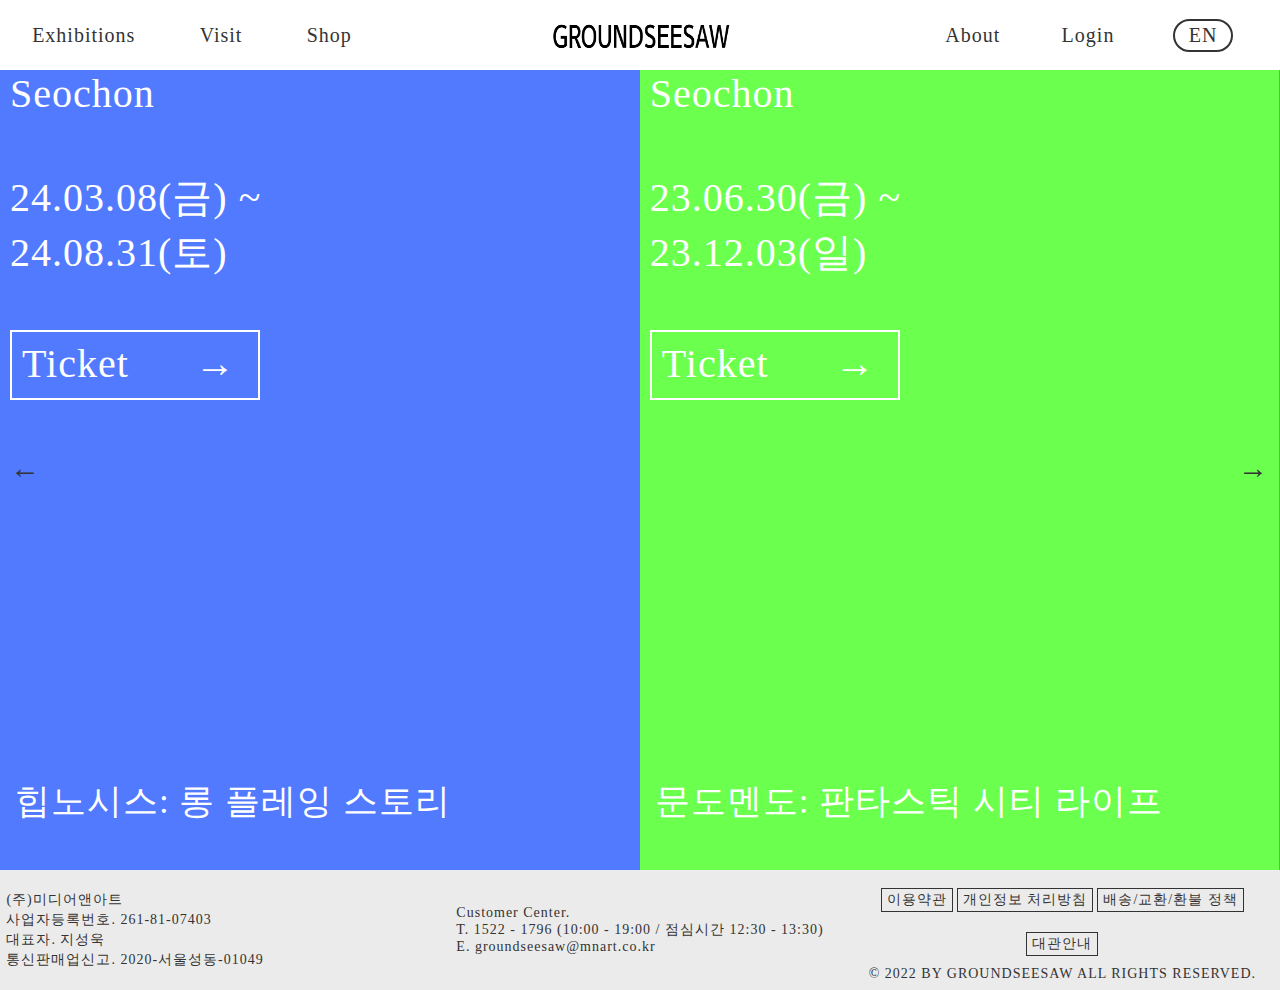
<file: index.html>
<!DOCTYPE html>
<html lang="en">
<head>
    <meta charset="UTF-8">
    <meta name="viewport" content="width=device-width, initial-scale=1.0">
    <title>main</title>
    <link rel="stylesheet" href="css/main.css">

</head>
<body>
    <!-- 헤더 -->
    <header>
        <div id="menu">
            <div class="bar1">
                <p>Exhibitions</p>
                <p>Visit</p>
                <p>Shop</p>
            </div>

            <div class="bar2">
              <img src="img/logo/logo_b.png" alt="">  
            </div>
            
            <div class="bar3">
                <p>About</p>
                <p>Login</p>
                <p><span>EN</span></p>
            </div>

        </div>
    </header>

    <!-- /메인페이지 -->
    
<div id="mainp">
    <div id="slidewrap">
        <ul class="slide">
            <li class="s1">
                <a href="hipgnosis.html">
                <div class="bgbox">
                    <p class="bginfo">Seochon</p>
                    <p class="bginfo2">24.03.08(금) ~ <br>
                        24.08.31(토)</p>
                    <p class="bginfo3">Ticket&nbsp;&nbsp;&nbsp;&nbsp;&nbsp;&nbsp;→</p>
                    <p class="title">힙노시스: 롱 플레잉 스토리</p>
                </div>
                
                    <img src="img/main/hipgnosis.jpg" alt="">
                   
                </a>
            </li>

            <li class="s2">
                <a href="mundomendo.html">
                <div class="bgbox">
                    <p class="bginfo">Seochon</p>
                    <p class="bginfo2">23.06.30(금) ~ <br>
                        23.12.03(일)</p>
                    <p class="bginfo3">Ticket&nbsp;&nbsp;&nbsp;&nbsp;&nbsp;&nbsp;→</p>
                    <p class="title">문도멘도: 판타스틱 
                        시티 라이프</p>
                </div>
                
                    <img src="img/main/mundomendomain.png" alt="">
                    
                </a>
            </li>

            <li class="s3">
                <a href="Alice_into_the__newworld.html">
                <div class="bgbox">
                    <p class="bginfo">Myeongdong</p>
                    <p class="bginfo2">23.01.10(수) ~ <br>
                        OPEN RUN</p>
                    <p class="bginfo3">Ticket&nbsp;&nbsp;&nbsp;&nbsp;&nbsp;&nbsp;→</p>
                    <p class="title">앨리스: 인투 더 
                         뉴월드</p>
                </div>
                
                    <img src="img/main/alice.jpg" alt="">
                    
                </a>
            </li>

            <li class="s4">
                <a href="hipgnosis.html">
                <div class="bgbox">
                    <p class="bginfo">Seochon</p>
                    <p class="bginfo2">24.03.08(금) ~ <br>
                        24.08.31(토)</p>
                        <p class="bginfo3">Ticket&nbsp;&nbsp;&nbsp;&nbsp;&nbsp;&nbsp;→</p>
                        <p class="title">힙노시스: 롱 플레잉 스토리</p>
                </div>
                
                    <img src="img/main/hipgnosis.jpg" alt="">
                    
                </a>
            </li>

            <li class="s5">
                <a href="mundomendo.html">
                <div class="bgbox">
                    <p class="bginfo">Seochon</p>
                    <p class="bginfo2">23.06.30(금) ~ <br>
                        23.12.03(일)</p>
                        <p class="bginfo3">Ticket&nbsp;&nbsp;&nbsp;&nbsp;&nbsp;&nbsp;→</p>
                        <p class="title">문도멘도: 판타스틱
                        시티 라이프</p>
                </div>
                
                    <img src="img/main/mundomendomain.png" alt="">
                    
                </a>
            </li>

            <li class="s6">
                <a href="Alice_into_the__newworld.html">
                <div class="bgbox">
                    <p class="bginfo">Myeongdong</p>
                    <p class="bginfo2">23.01.10(수) ~ <br>
                        OPEN RUN</p>
                    <p class="bginfo3">Ticket&nbsp;&nbsp;&nbsp;&nbsp;&nbsp;&nbsp;→</p>
                    <p class="title">앨리스: 인투 더 뉴월드</p>
                </div>
                
                    <img src="img/main/alice.jpg" alt="">
                    
                </a>
            </li>
        </ul>

        <div class="prev">←</div>
        <div class="next">→</div>
</div>
</div>
    


    <!-- 푸터 -->
    <footer>
        <div class="foo1">
            <p>(주)미디어앤아트 <br>
                사업자등록번호. 261-81-07403 <br>
                대표자. 지성욱 <br>
                통신판매업신고. 2020-서울성동-01049
            </p>
        </div>

        <div class="foo2"> 
            <p>Customer Center. <br>
                T. 1522 - 1796 (10:00 - 19:00 / 점심시간 12:30 - 13:30) <br>
                E. groundseesaw@mnart.co.kr</p>
        </div>

        <div class="foo3">
            <div class="fbox"><p>이용약관</p></div>
            <div class="fbox"><p>개인정보 처리방침</p></div>
            <div class="fbox"><p>배송/교환/환불 정책</p></div>
            <div class="fbox"><p>대관안내</p></div>

            <p>© 2022 BY GROUNDSEESAW ALL RIGHTS RESERVED.</p>

        </div>
    </footer>

    <script src="https://ajax.aspnetcdn.com/ajax/jQuery/jquery-3.6.0.min.js"></script>
    <script>


        if (window.matchMedia("(max-width:768px)").matches) { 

            $('.prev').click(function(){
            $('.slide li:last').prependTo('.slide');
            $('.slide').css('margin-left','-100%');
            $('.slide').stop().animate({marginLeft:0},500);
        
        })

        $('.next').click(function(){
            $('.slide').stop().animate({marginLeft: '-100%'},500, function(){
                $('.slide li:first').appendTo('.slide');
                $('.slide').css({marginLeft:0});
            });
        });  

        } else if (window.matchMedia("(min-width : 769px) and (max-width : 1399px)").matches){ 

            $('.prev').click(function(){
            $('.slide li:last').prependTo('.slide');
            $('.slide').css('margin-left','-50%');
            $('.slide').stop().animate({marginLeft:0},300);
        
        })

        $('.next').click(function(){
            $('.slide').stop().animate({marginLeft: '-50%'},400, function(){
                $('.slide li:first').appendTo('.slide');
                $('.slide').css({marginLeft:0});
            });
        });  

        }else{
            $('.prev').click(function(){
            $('.slide li:last').prependTo('.slide');
            $('.slide').css('margin-left','-33.33%');
            $('.slide').stop().animate({marginLeft:0},400);
        
        })

        $('.next').click(function(){
            $('.slide').stop().animate({marginLeft: '-33.33%'},300, function(){
                $('.slide li:first').appendTo('.slide');
                $('.slide').css({marginLeft:0});
            });
        });  
        }


        // 호버
        
        if (window.matchMedia("(max-width: 768px)").matches) { 
            $('.slide li a').hover(function(){
                $(this).children('.bgbox')
            })
         

        } else if (window.matchMedia("(min-width : 769px)").matches) { 
        $('.slide li a').hover(function(){
                $(this).children('.bgbox').show();
            }, function(){
                $(this).children('.bgbox').hide();
            });
        }

       

    </script>

</body>
</html>
</file>
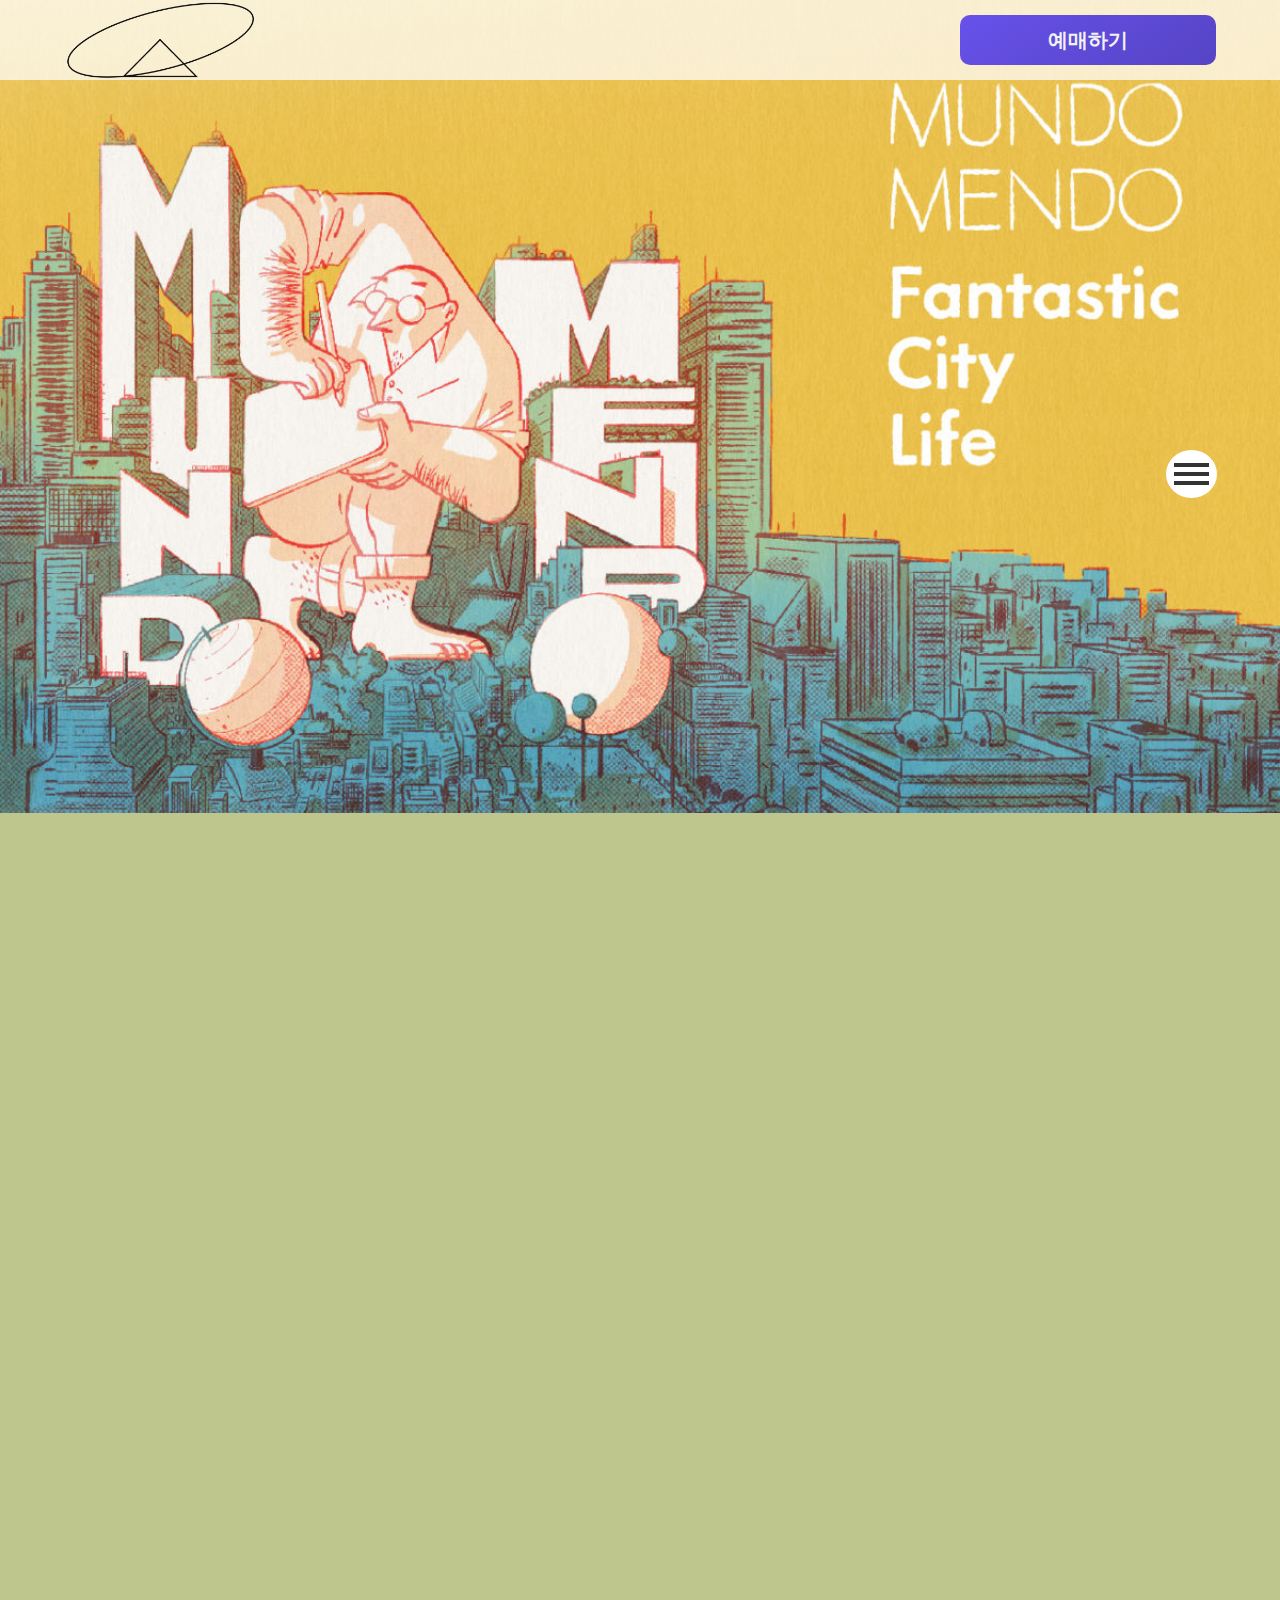
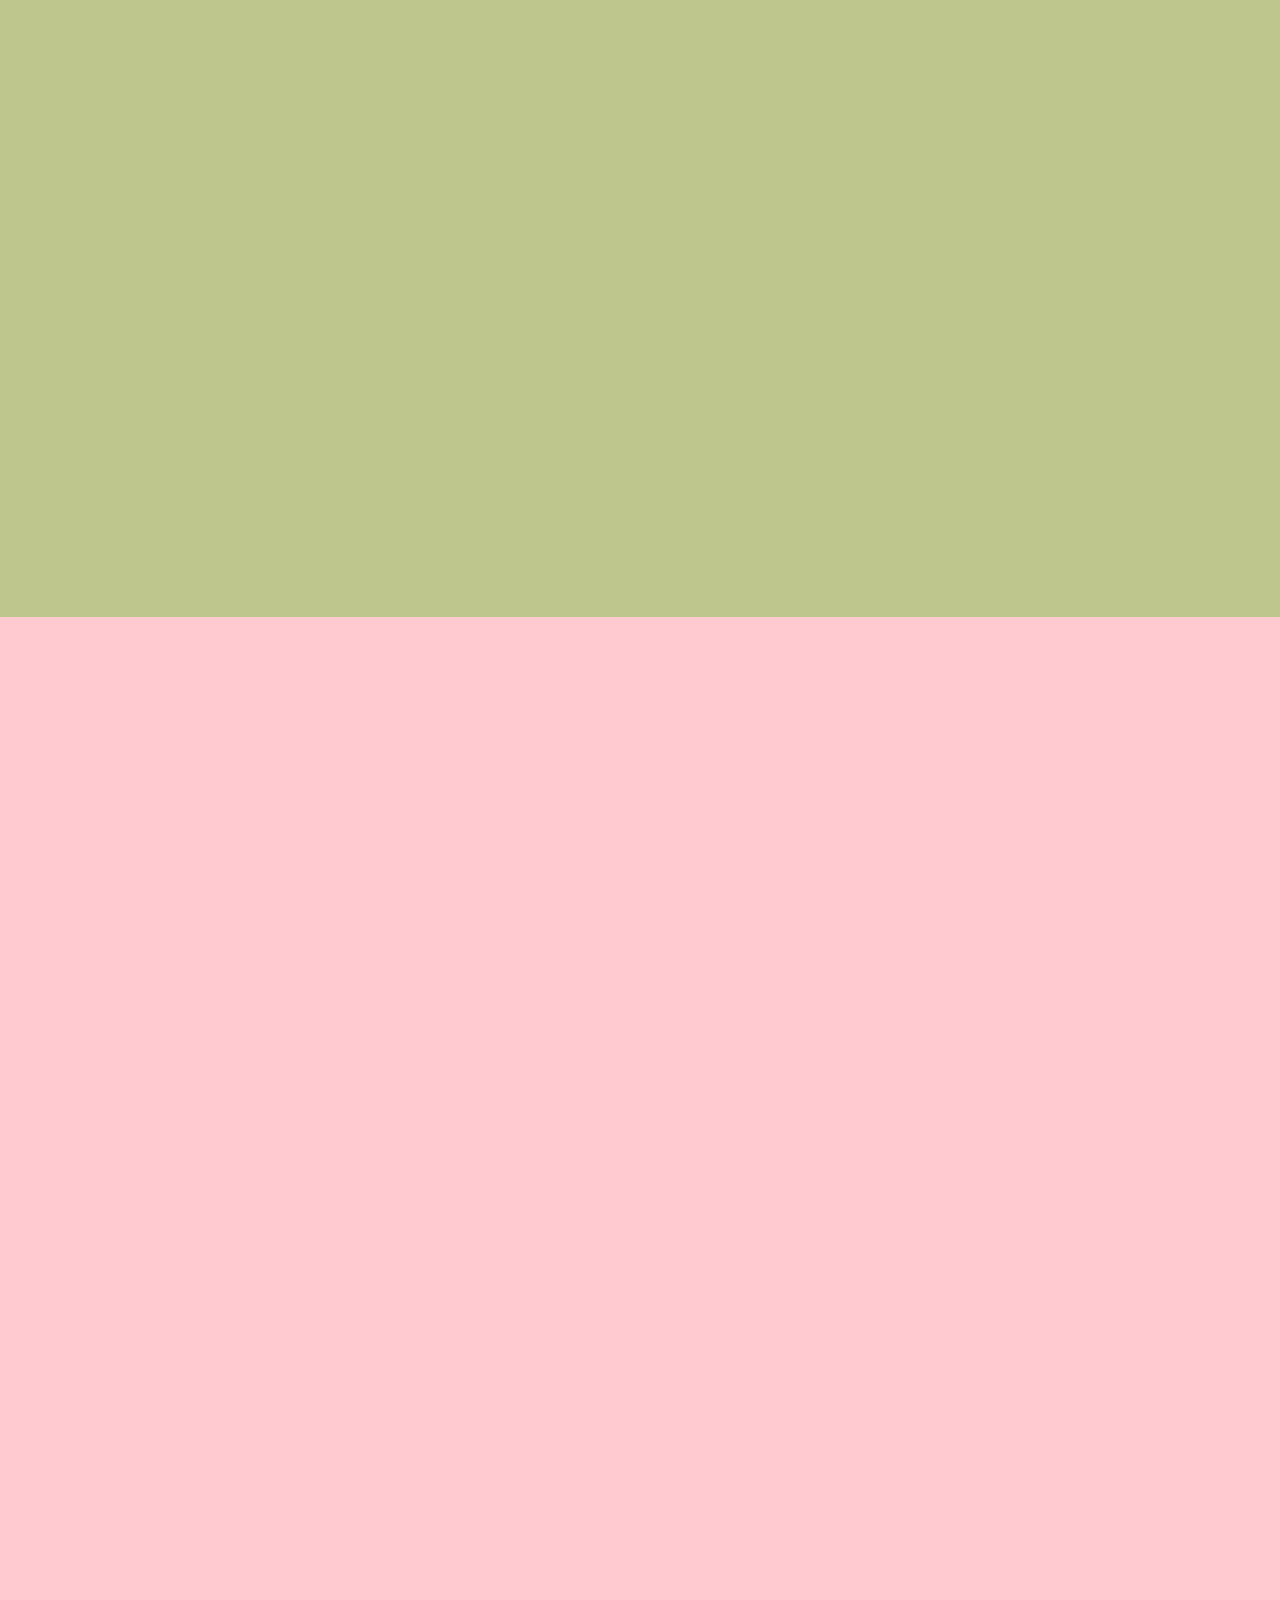
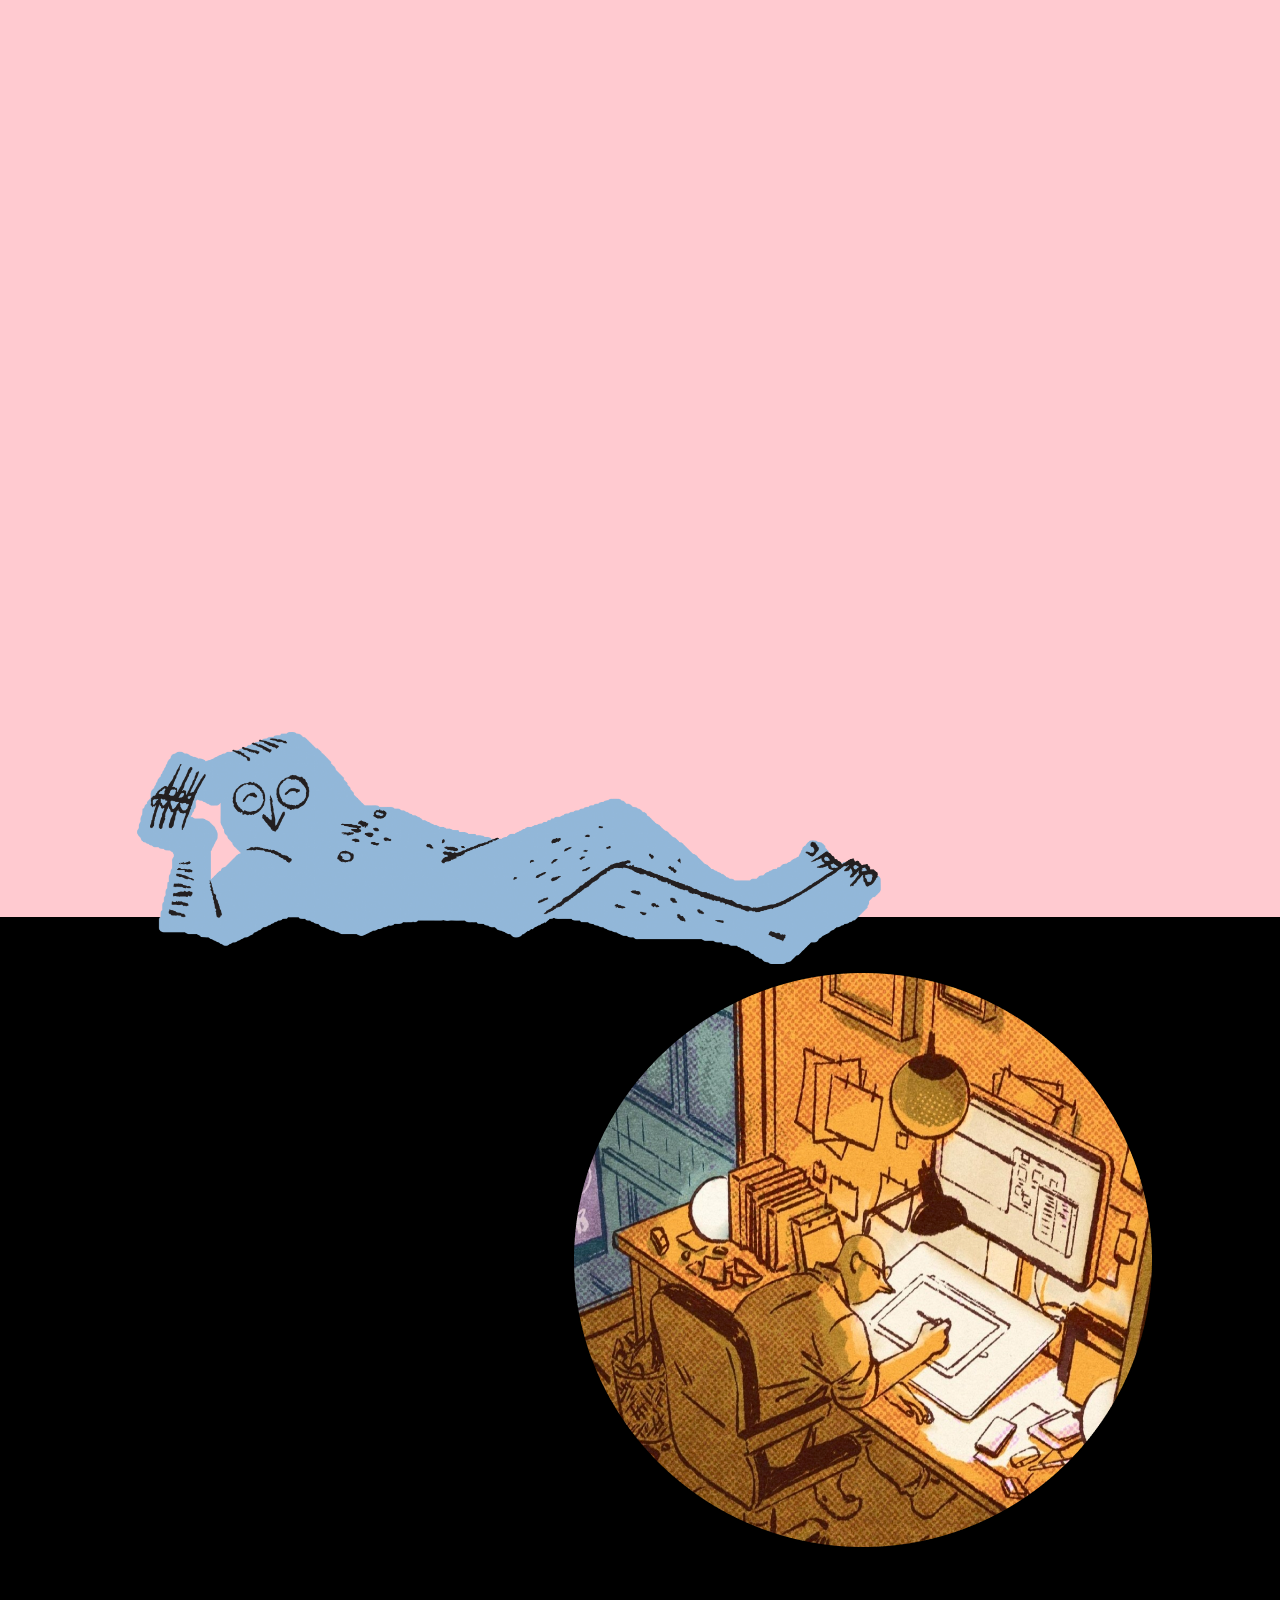
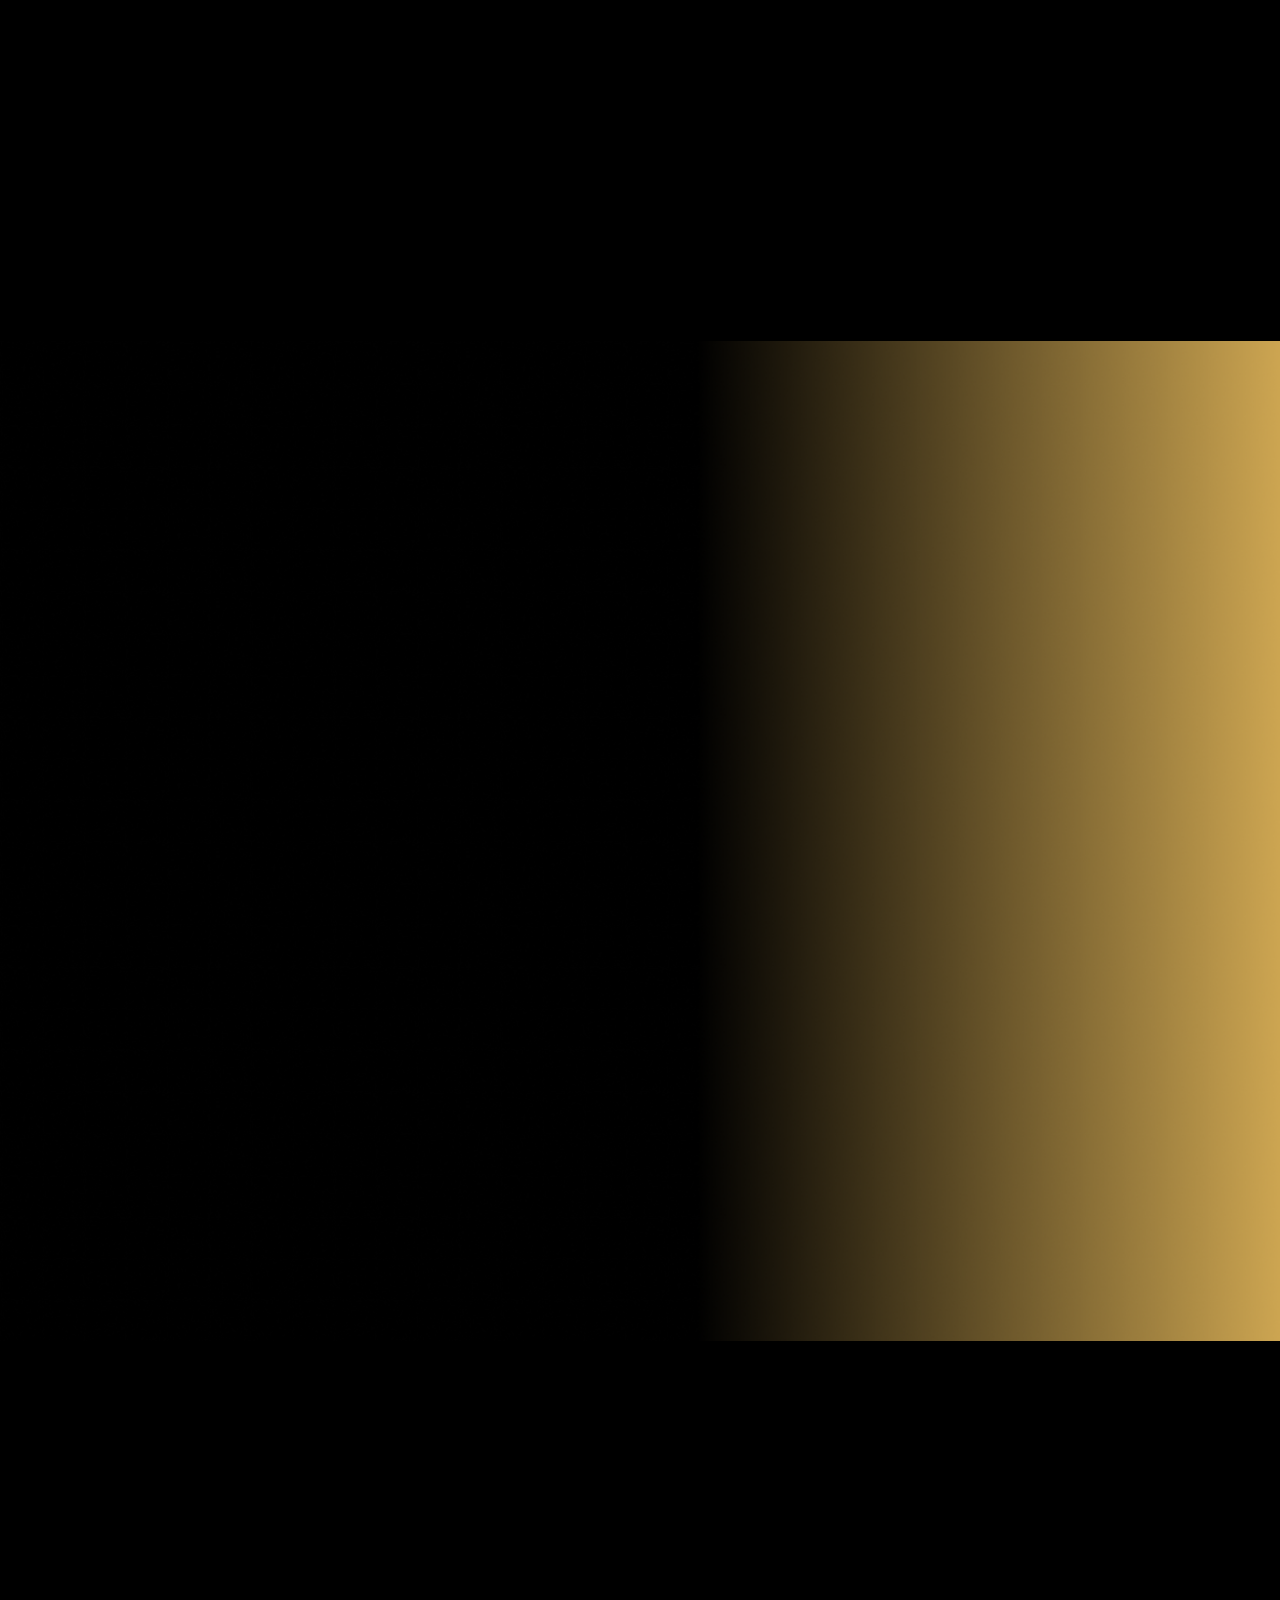
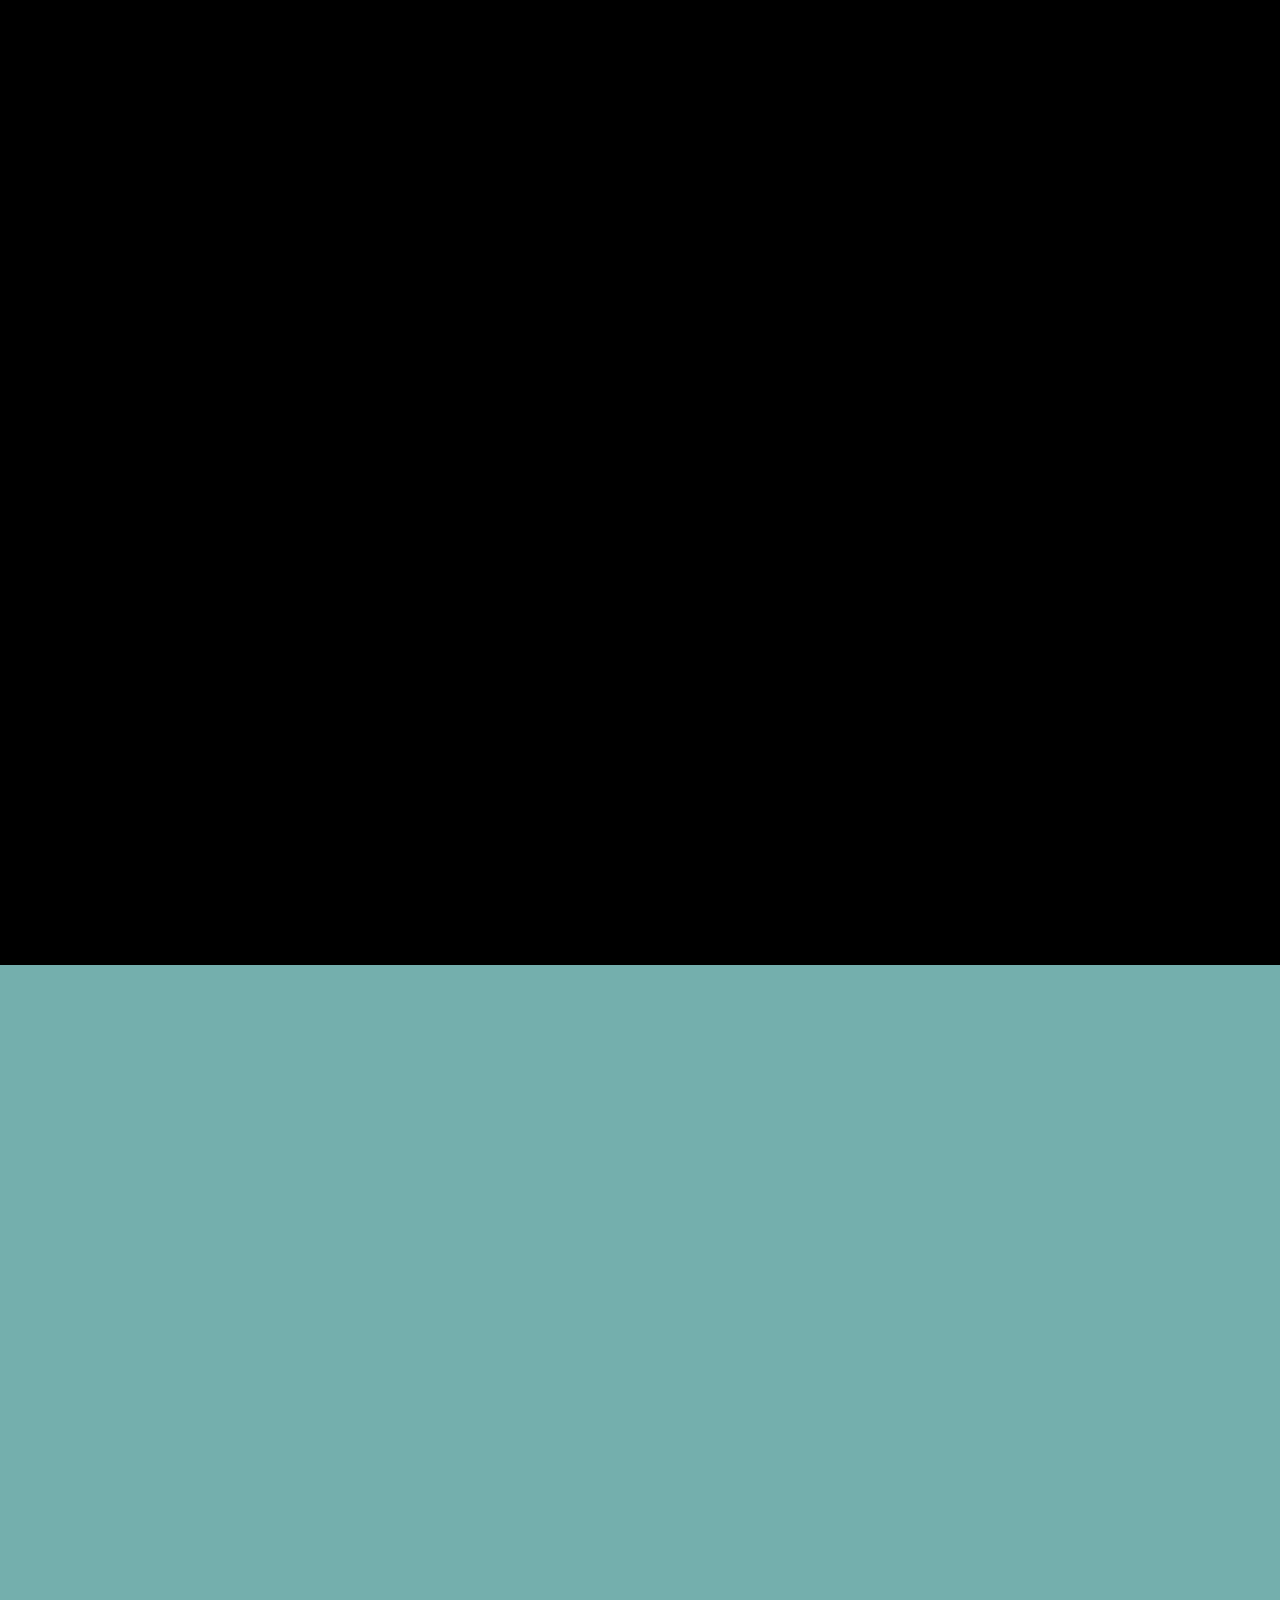
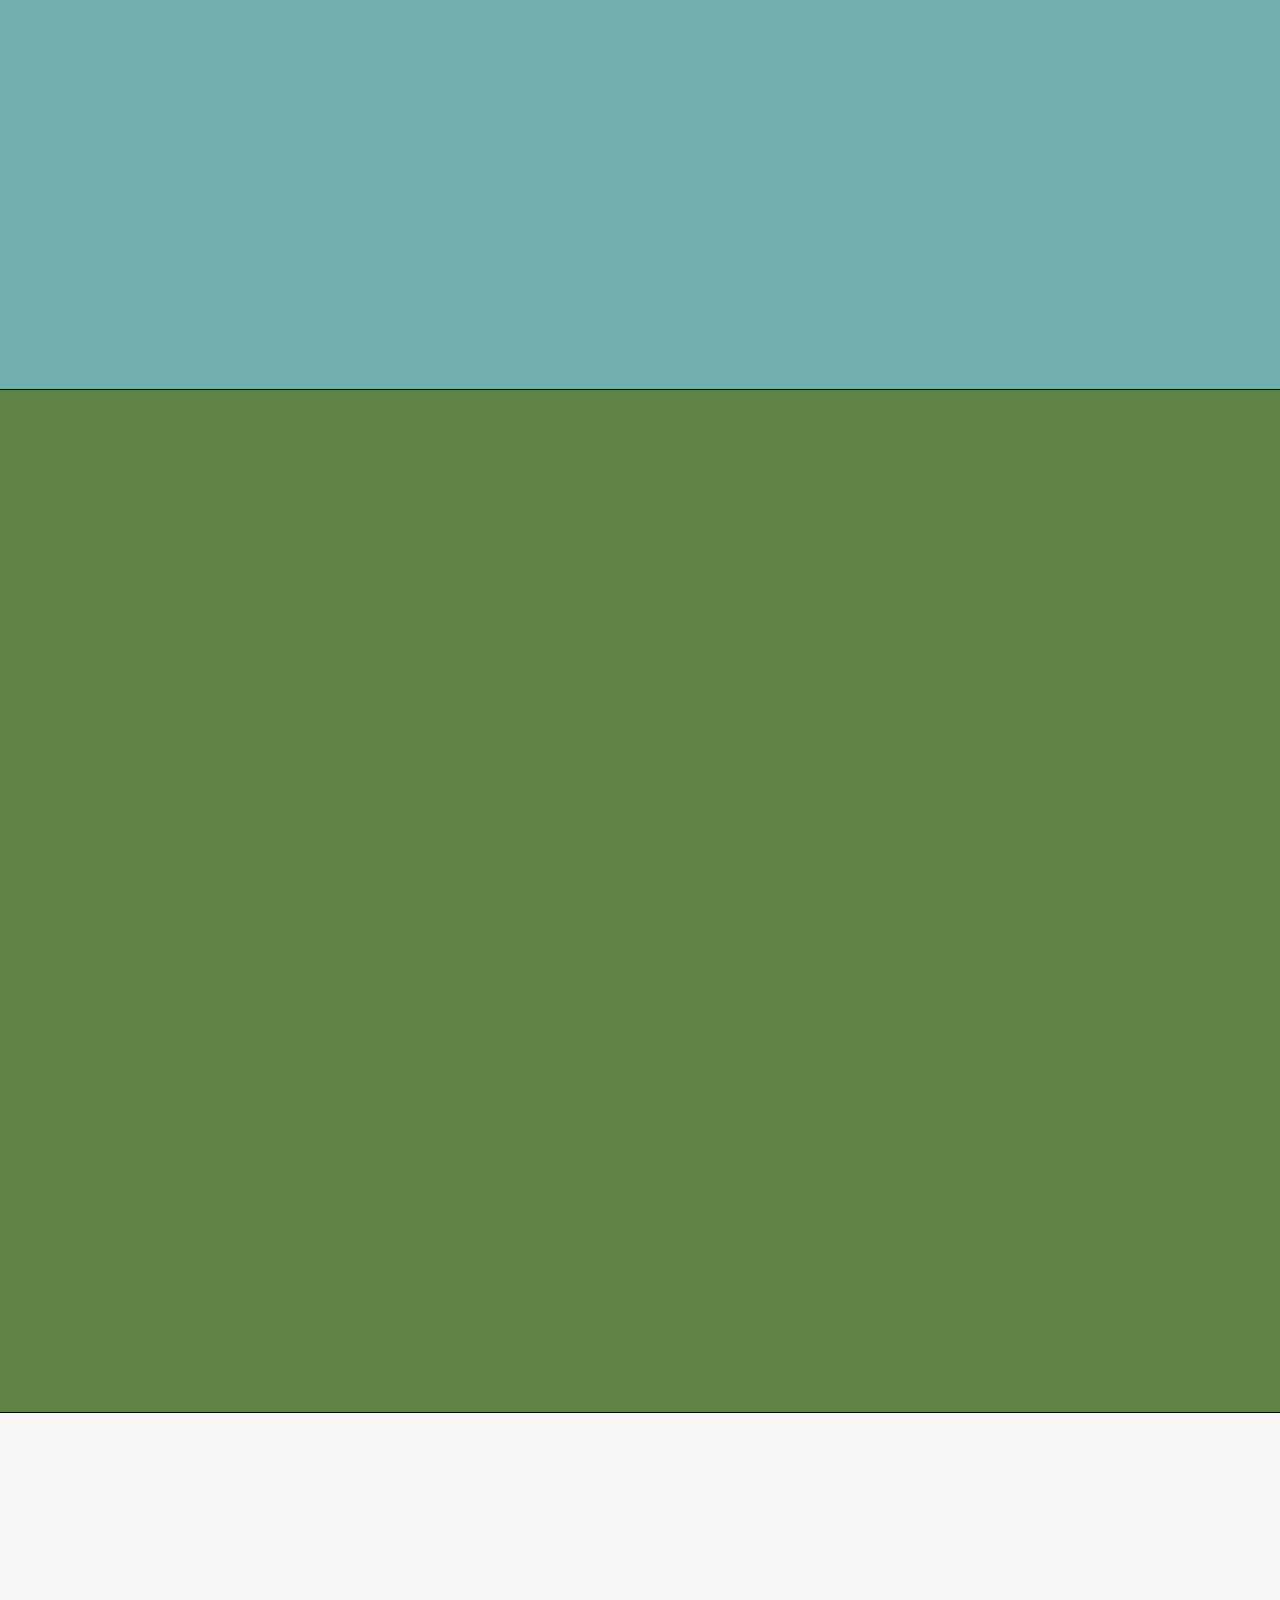
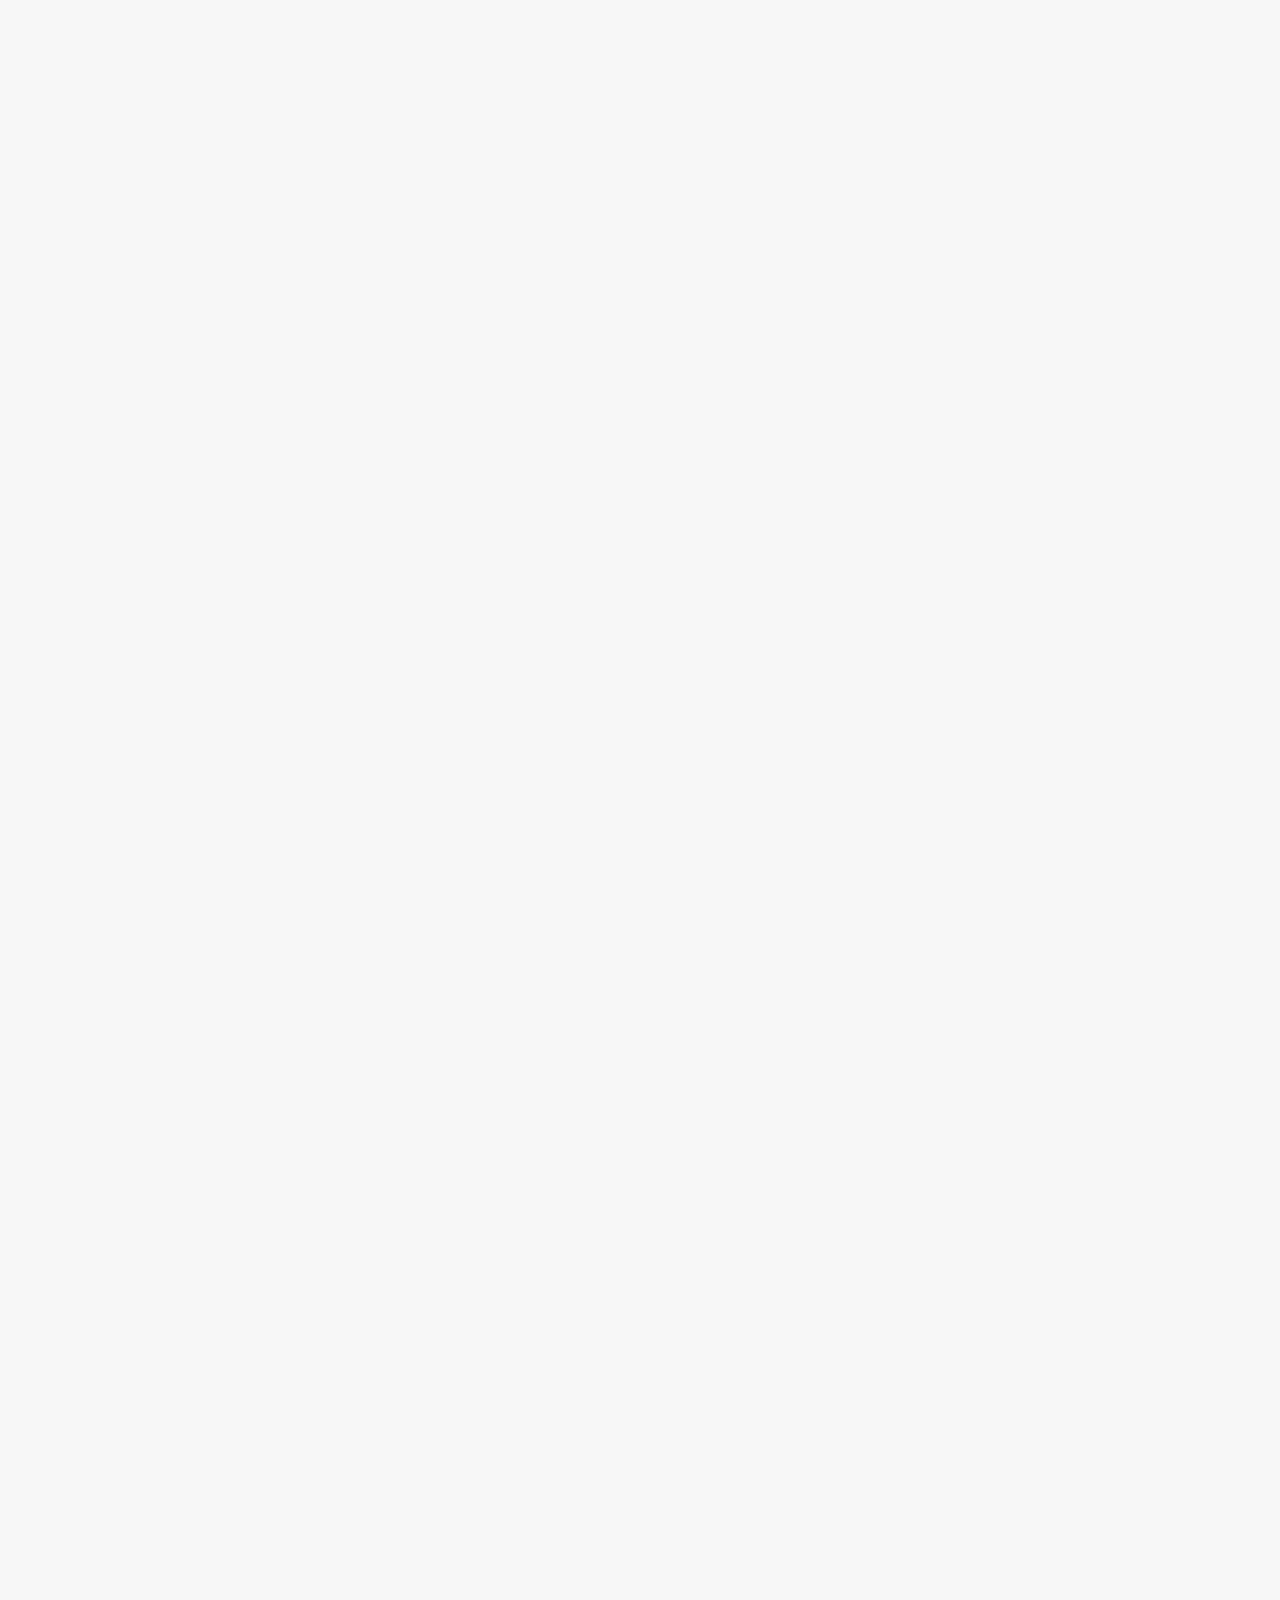
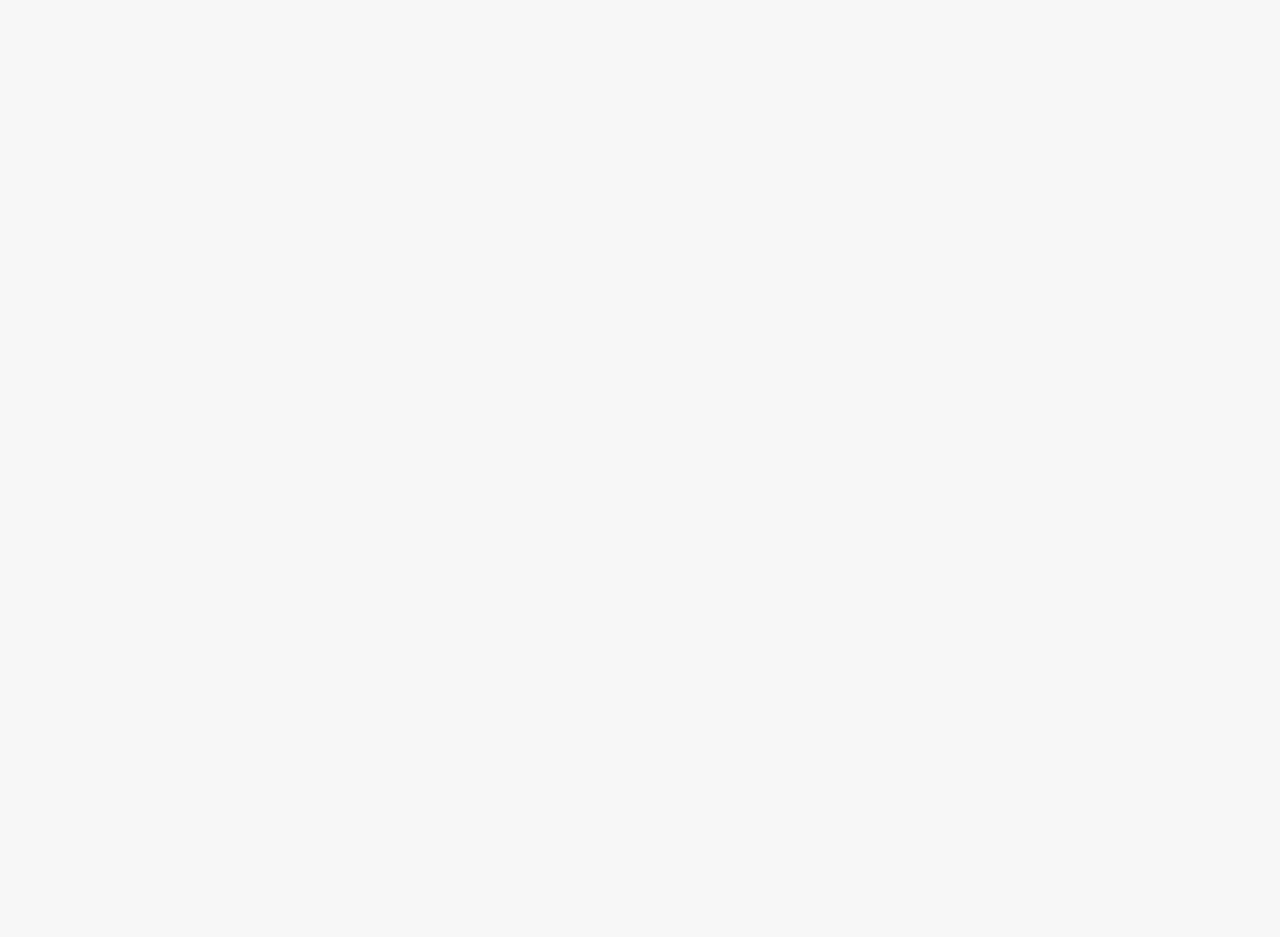
<file: mundomendo.html>
<!DOCTYPE html>
<html lang="ko">
<head>
    <meta charset="UTF-8">
    <meta name="viewport" content="width=device-width, initial-scale=1.0">
    <title>mundomendo</title>

    <link rel="stylesheet" href="css/mundomendo.css">
    <link rel="stylesheet" href="css/commom.css">
</head>

<body>
    <!-- 메인이미지 -->
   <div id="main">
        <img src="img/mundomendo/mundomendo.jfif" alt="">
   </div>

   <div id="box">
        <div id="top">
        <img src="img/logo/logo1.png" alt="logo_1">
        <div id="order_area"><button type="button" id="butt">예매하기</button></div>


    <div id="menu-icon" onclick="openNav()">
      <div id="menu-line" class="mi">
      <span class="line1"></span>
      <span class="line1"></span>
      <span class="line1"></span>
    </div>
    </div>
    </div>
    
      <div id="menu" class="overlay">
        <a href="javascript:void(0)" class="closebtn" onclick="closeNav()">&times;</a>
        <div class="overlay-menu">
            <a href="index.html">Home</a>
            <a href="hipgnosis.html">HIPGNOSIS</a>
            <a href="mundomendo.html">MUNDO</a>
            <a href="Alice_into_the__newworld.html">ALICE</a>
        </div>
      </div>
  </div>

   <!-- 작품소개 -->
   <div id="workintro">
        <div class="worktext">
            <h1 class="wt1">
                MUNDO MENDO <br>
                Fantastic City Life
            </h1>

            <p class="wt2">
                문도 멘도 : 판타스틱 시티 라이프는 <br>
                일러스트레이터 루이스 멘도(b.1969)의 예술 세계를 조명하며, <br>
                롤러코스터 같은 도시의 삶 속에서 <br>
                그가 발견한 크고 작은 낭만을 소개합니다. <br>
            </p>

            <p class="wt2">
                회색 도시의 스카이라인, 출퇴근 길 지하철 등 <br>
                대단한 사건이 벌어지지 않은 도시의 익숙한 풍경들은, <br>
                평범하지만 마치 영화처럼 어떠한 이야기 속으로 끌어당기는 힘이 있습니다. <br>
            </p>
            <p class="wt2">
                매일 새로운 변화가 일어나고, <br>
                각양각색의 사람들이 부대끼며 살아가는 도시는 <br>
                혼란하긴 하지만 우리는 충분히 자유롭고, <br>
                즐기며 살아갈 수 있다는 것을 느껴보시길 바랍니다.
            </p>
        </div>
   </div>

   <!-- /작가소개 -->
   <div id="whois">
        <div class="whoisbox">
            <div class="whoispro">
              <img src="img/mundomendo/profile.png" alt="">  
            </div>
            <div class="whoistext">
                <h2 class="who1">도쿄 기반의 낭만 일러스트레이터 루이스 멘도(b.1969)</h2>
                <p class="who2">
                    스페인 살라망카에서 태어나 암스테르담, 마드리드 등 <br>
                    유럽 대도시에서 20년간 아트디렉터로 활동하다, 가족과 함께 <br>
                    도쿄에 정착하며 본격적으로 그림을 그리기 시작했습니다.
                </p>

                <p class="who2">
                    섬세한 테크닉과 감성을 자극하는 그림체가 <br>
                    애플, 포브스, 뉴욕 타임즈 등 세계적 기업의 주목을 끌었고 <br>
                    도쿄를 대표하는 아티스트로 자리매김하게 되었습니다.
                </p>

                <p class="who2">
                    '디지털 아날로그'는 루이스 멘도 그림의 대표적 수식어입니다. <br>
                    모든 작업이 디지털로 되어 있지만 종이의 질감과 <br>
                    손으로 그린 듯한 촉감을 품고 있기 때문이죠. <br> 
                    여기에는 빛과 색채가 핵심적인 역할을 하는데, <br>
                    작가의 따뜻한 시선과 긍정성이 더해져 독특한 감성이 완성됩니다.
                </p>
            </div>
            <img src="img/mundomendo/MajaMendo.png" alt="" class="mgif">
        </div>
   </div>

   <!-- 뷰포인트 -->
   <div id="view">
        <div class="viewpoint">
            <div class="vptextbox">
                <h2>VIEW POINT</h2>
                <div class="vpt1">도쿄의 단칸짜리 작업실에서 탄생한 방대한 양의 작업물.</div>
                <div class="vpt1">특별할 것 없는 그의 '아이패드' 캔버스는, </div>
                <div class="vpt1">그림을 그려보고 싶다는 묘한 자극을 일으킨다.</div>
            </div>
            <img src="img/mundomendo/viewpointimg.png" alt="">
        </div>
   </div>

   <!-- 뷰포인트 내용 -->
   <div id="vdetail">
        <div id="fontwrap">
            <div class="textwrap">
                <ul class="textslide">
                    <li>[1] <br>
                    마음을 건드리는 <br>
                    디지털 아날로그 감성</li>

                    <li>[2] <br>
                        영감이 피어나는 <br>
                        멘도의 예술 세계</li>

                    <li>[3] <br>
                        열린 하늘길, 여행 감성을 <br>
                        자극하는 낭만적 풍경들</li>
                    <li>

                    </li>
                </ul>
            </div>
        </div>
        <div id="slidew">
            <div id="slidewrap">
                <ul class="slide">
                    <li>
                        <img src="img/mundomendo/slide1.png" alt="slide image">
                    </li>
                    <li>
                        <img src="img/mundomendo/slide2.png" alt="slide image">
                    </li>
                    <li>
                        <img src="img/mundomendo/slide3.png" alt="slide image">
                    </li>
                    <li>
                        
                    </li>
                </ul> 
            
            </div>
            
                <div class="prev">←</div>  
                <div class="next">→</div>
            
        </div>
   </div>
    <!-- 프리뷰 -->
    <div id="preview">
        <marquee behavior = alternate class="previewtext">PREVIEW    PREVIEW     PREVIEW</marquee>
        <p>PREVIEW</p>
    </div>

   <!-- 테마1 -->
   <div id="theme1">
    <div class="tm1">
        <div class="card1">

            <div class="tcard-front1">
                <h2>THEME 1. <br>
                    MUNDO MENDO
                </h2>
            </div>
            <div class="tcard-back1">
                <p>
                    주변의 모든 것들이 곧 영감이며, <br>
                    그림을 그리는 일 외에 <br>
                    취미는 없다는 루이스 멘도. <br>
                    초기 스케치북부터 아이패드를 활용해 다양한 툴로 <br>
                    그려낸 삽화, 드로잉 등 450여 점을 모았다.
                </p>
            </div>
        </div>
        </div>
   </div>


   <!-- 테마2 -->
        <div id="theme2">
            <div class="card2">

                <div class="tcard-front2">
                    <h2>THEME 2. <br>
                        FANTASTIC CITY LIFE
                    </h2>
                </div>
                <div class="tcard-back2">
                    <p>
                        도심 한복판에 떨어진 <br>
                        미스터 멘도의 시각으로 바라본 <br>
                        세계 곳곳의 스카이라인과 일상적 풍경이, <br>
                        낮부터 밤까지 도시인의 일과에 따라 펼쳐진다.
                    </p>
                </div>
            </div>
        </div>
        
   <!-- 테마3 -->
   <div id="theme3">
        <div class="card3">
            <div class="tcard-front3">
                <h2>THEME 3. <br>
                    WE ALL LIVE IN THE SAME CITY
                </h2>
            </div>
            <div class="tcard-back3">
                <p>가장 편안하고, 안전하며, 자신의 취향에 맞게 디자인된 도시 '집'. <br>
                    팬데믹이 세계를 덮쳤을 때, <br>
                    저마다의 방법으로 집에서 행복을 찾는 <br>
                    사람들을 그려낸 &#60;Homestayers&#62; 시리즈와 <br>
                    도쿄에 살고 있는 멘도 가족의 일상을 소개한다.</p>
            </div>
        </div>
    </div>
    <!-- 티켓 -->
    <div id="ticket">
        <div class="ticketbox">
            <div class="tctext">
                <h1>TICKET</h1>
            </div>
            
            <div class="tcbox">
                <img src="img/mundomendo/ticketimg.png" alt="">
            </div>

            <div class="tcinfo">
                <p> 판매기간 : 2023.04.12(수) ~ 2023.06.29(목) <br>
                    관람기간: 2023.06.30(금) ~ 2023.12.03(일) <br>
                    환불기간: 2023.12.02(토) 오후 5시까지 </p>
            </div>

        </div>
    </div>

    <!-- 전시정보 -->
    <div id="exinfo">
        <div class="exinfobox">
            <div class="exinfo1">
                <img src="img/mundomendo/info.png" alt="">
            </div>
            <div class="exinfo2">
                <p>
                    전시명 : 문도 멘도: 판타스틱 시티 라이프 <br>
                    전시기간 : 2023.06.30(금) ~ 2023.12.03(일) <br>
                    운영시간 : 오전 10시 ~ 오후 7시 (입장 및 매표소 마감 : 오후 6시) <br>
                    휴관일 : 매월 첫번째 월요일 (공휴일 정상 운영)
                </p>

                <p>
                    교통안내 <br>
                    
                    자차 : 주차불가(주차공간이 없으니 인근 공영주차장 이용 바랍니다.) <br>
                    지하철 : 3호선 경복궁역 3번 출구에서 도보로 3분 <br>
                    버스 : 종로09 - 경복궁역(01-685) 하차시 도보로 2분 <br>
                </p>
            </div>
            <div class="exinfo3">
                <p class="maptext">전시장소     그라운드시소 서촌 <br>
                    (서울시 종로구 자하문로6길 18-8)</p>
                <iframe src="https://www.google.com/maps/embed?pb=!1m18!1m12!1m3!1d1581.0167673015371!2d126.9714746863508!3d37.5778280235877!2m3!1f0!2f0!3f0!3m2!1i1024!2i768!4f13.1!3m3!1m2!1s0x357ca375f8167f29%3A0x3e7c7e84a1ed5f16!2z6re465287Jq065Oc7Iuc7IaMIOyEnOy0jA!5e0!3m2!1sko!2skr!4v1709797767917!5m2!1sko!2skr" >
                </iframe>
            </div>
           
        </div>
        
    </div>

    <script src="js/commom.js"></script>

    <script src="https://ajax.googleapis.com/ajax/libs/jquery/3.7.1/jquery.min.js"></script>
    <script>
      // 슬라이드 이미지
      $(function(){
    var page = 0;

    $('.prev').click(function () {
    page--;

    if (page < 0) {
        page = 0;
        return;
    }
    $('.slide').stop().animate({ marginLeft: -600 * page }, 700);

});

$('.next').click(function () {

    page++;

    if (page > $('.slide li').length-2) {
        page = $('.slide li').length-2;
        return;
    }

    $('.slide').stop().animate({ marginLeft: -600 * page }, 700);
});
});

// 슬라이드 텍스트
$(function(){
    var page = 0;

    $('.prev').click(function () {
    page--;

    if (page < 0) {
        page = 0;
        return;
    }

    $('.textslide').stop().animate({ marginLeft: -500 * page }, 700);



});

$('.next').click(function () {

    page++;

    if (page > $('.textslide li').length-2) {
        page = $('.textslide li').length-2;
        return;
    }

    $('.textslide').stop().animate({ marginLeft: -500 * page }, 700);


});
});


// 스크롤
   $(function(){
    $(window).scroll(function(){
        var ws=$(this).scrollTop();

        var wt1=$('.wt1').offset().top;
        if(ws>wt1-700){
            $('.wt1').css("transform","translateY(0px)").css("opacity","1");
        }

        var wt2=$('.wt2').offset().top;
        if(ws>wt2-700){
            $('.wt2').css("transform","translateY(0px)").css("opacity","1");
        };

        var who=$('.whoispro').offset().top;
        if(ws>who-700){
            $('.whoispro').css("transform","translateY(0px)").css("opacity","1");
        }

        var who1=$('.who1').offset().top;
        if(ws>who1-700){
            $('.who1').css("transform","translateY(0px)").css("opacity","1");
        }

        var who2=$('.who2').offset().top;
        if(ws>who2-700){
            $('.who2').css("transform","translateY(0px)").css("opacity","1");
        }

        var view1=$('.viewpoint img').offset().top;
        if(ws>view1-700){
            $('.viewpoint img').css("transform","translateY(0px)").css("opacity","1");
        }

        var view2=$('.vptextbox').offset().top;
        if(ws>view2-700){
            $('.vptextbox').css("transform","translateX(0px)").css("opacity","1");
        }

        var tw=$('.textwrap').offset().top;
        if(ws>tw-700){
            $('.textwrap').css("transform","translateX(0px)").css("opacity","1");
        }

        var sw=$('#slidewrap').offset().top;
        if(ws>sw-700){
            $('#slidewrap').css("transform","translateX(0px)").css("opacity","1");
        }

        var swb=$('.prev').offset().top;
        if(ws>swb-700){
            $('.prev').css("transform","translateX(0px)").css("opacity","1");
        }
        
        var swn=$('.next').offset().top;
        if(ws>swn-700){
            $('.next').css("transform","translateX(0px)").css("opacity","1");
        }

        var preview=$('.previewtext').offset().top;
        if(ws>preview-700){
            $('.previewtext').css("transform","translateY(0px)").css("opacity","1");
        }

        var tc1=$('.tcard-front1').offset().top;
        if(ws>tc1-700){
            $('.tcard-front1').css("transform","translateY(0px)").css("opacity","1");
        }

        var tc2=$('.tcard-front2').offset().top;
        if(ws>tc2-700){
            $('.tcard-front2').css("transform","translateY(0px)").css("opacity","1");
        }

        var tc3=$('.tcard-front3').offset().top;
        if(ws>tc3-700){
            $('.tcard-front3').css("transform","translateY(0px)").css("opacity","1");
        }

        var ticket1=$('.tctext h1').offset().top;
        if(ws>ticket1-700){
            $('.tctext h1').css("transform","translateY(0px)").css("opacity","1");
        }

        var ticket2=$('.tcbox').offset().top;
        if(ws>ticket2-700){
            $('.tcbox').css("transform","translateY(0px)").css("opacity","1");
        }

        var ticket3=$('.tcinfo').offset().top;
        if(ws>ticket3-700){
            $('.tcinfo').css("transform","translateY(0px)").css("opacity","1");
        }

        var ttc1=$('.exinfobox').offset().top;
        if(ws>ttc1-700){
            $('.exinfobox').css("transform","translateY(0px)").css("opacity","1");
        }

        var ttc2=$('.exinfo2').offset().top;
        if(ws>ttc2-700){
            $('.exinfo2').css("transform","translateX(0px)").css("opacity","1");
        }

        var ttc3=$('.exinfo3').offset().top;
        if(ws>ttc3-700){
            $('.exinfo3').css("transform","translateX(0px)").css("opacity","1");
        }
    });
   });

//    모바일 사이즈에서 이미지 변경

   if (window.matchMedia("(max-width: 768px)").matches) { 
    $('#main img').attr('src','img/mundomendo/mundomendomain.png')

    } else { 
        $('#main img').attr('src','img/mundomendo/mundomendo.jfif')

}




    </script>

</body>

</html>
</file>
<file: css/main.css>
*{margin: 0; padding: 0; box-sizing: border-box;}
ul,ol,li {list-style: none;}
a {text-decoration: none; }
h1,h2,p {font-family: 'Pretendard'; font-size: 14px; font-weight: 400; letter-spacing: 1px; color: #333;}

@media screen and (max-width:768px){

    /* 헤더 */
    header {width: 100%; height: 130px;}
    #menu {width: 100%; height: 100%; background-color: #fff; display: flex; justify-content: center; flex-flow: row wrap;  flex-flow: row wrap; color: #333; }
    
    .bar1 {width: 50%; height: 25%; display: flex; flex-flow: row wrap; justify-content: center;  order: 1; }
    .bar1 p { font-size: 14px;  display: flex; justify-content: center; align-items: center; width: 33%; flex-flow: row wrap; }
    .bar1 p:nth-of-type(1){margin-left: 1px;}

    .bar1 p:hover {color: red; cursor: pointer;}
    
    .bar2 {width: 100%; height: 90px; cursor: pointer; display: flex; align-items: center; justify-content: center;}
    .bar2 img {width:500px; height: 90%;}
    
    .bar3 {width: 40%; height: 30px; display: flex; flex-flow: row wrap; justify-content: center; align-items: center; order: 1; }

    .bar3 p {font-size: 14px; display: flex; justify-content: center; align-items: center; width: 33%; flex-flow: row wrap; height: 100%;}



    .bar3 p:nth-of-type(1):hover {color: red; cursor: pointer;}
    .bar3 p:nth-of-type(2):hover {color: red; cursor: pointer;}
    .bar3 span {width: 40px; border: 1px solid #333; border-radius: 40px; text-align: center; padding: 2px; cursor: pointer;}
    
    /* 메인이미지 */
    #mainp {width: 100%;min-height: 500px; height: 700px; background-color: white;}
    
    #slidewrap {width: 100%; height: 100%; position: relative; overflow: hidden;}
    
    .slide {width: 600%;}
    .slide li {width: 16.66%; height: 700px; float: left; position: relative;}
    .slide li img {width: 100%; height: 100%;}
    
    .slide li .title{position: absolute; color: #fff; font-size: 32px; font-weight: 400; z-index: 1; height: 100px; display: flex; align-items: flex-end;
    width: 90%; top: 83%; padding: 0px 10px;}
    
    .bgbox{width: 100%; height: 100%;
    display: flex; justify-content: flex-start; flex-flow: row wrap; align-content: flex-start;}
    
    .slide li.s1 .bgbox{background-color: rgb(82, 122, 255);}
    .slide li.s2 .bgbox{background-color: rgb(107, 255, 78);}
    .slide li.s3 .bgbox{background-color: rgb(180, 105, 255);}
    .slide li.s4 .bgbox{background-color: rgb(82, 122, 255);}
    .slide li.s5 .bgbox{background-color: rgb(107, 255, 78);}
    .slide li.s6 .bgbox{background-color: rgb(180, 105, 255);}
    
    .bgbox > .bginfo {width: 100%; height: 100px; margin-left: 10px;
    font-size: 32px; color: #fff; padding-top: 5px;}
    .bgbox > .bginfo2 {width: 100%; height: 150px; margin-left: 10px; font-size: 35px; color: #fff;}
    .bgbox > .bginfo3 { height: 60px; width: 250px; margin-left: 10px; font-weight: 300; 
            font-size: 35px; border: 2px solid #fff; padding: 5px 10px; color: #fff;} 
    
    .prev,.next{position: absolute; top:50%; display: block; font-size: 30px; color:#333; line-height: 45px; background: none; 
        cursor: pointer; height: 50px; transform: translateY(-50%); font-family: 'Pretendard'; width: 50px; border: none;}
    
    .prev:hover{background-color: #fff; transition: 1s linear; opacity: 0.5;} 
    .next:hover{background-color: #fff; transition: 1s linear; opacity: 0.5;}    
    
    .prev {left:0; padding: 0 8px 0 10px;}
    .next {right:0; padding: 0 10px 0 8px;}
    
    /* 푸터 */
    footer {width: 100%; height: 300px; background-color: rgb(235, 235, 235); display: flex; justify-content: center; align-items: center;
    flex-flow: row wrap;}
    
    .foo1 {width: 100%; height: 33%; line-height: 20px; display: flex; align-items: center; justify-content: flex-start;}
    .foo1 p {margin-left: 15px;}
    
    .foo2 {width: 100%; height: 33%; display: flex; align-items: center; justify-content: flex-start;}
    .foo2 p {margin-left: 15px;}

    .foo3 {width: 100%; height: 33%; display: flex; justify-content: flex-start; align-content: center; flex-flow: row wrap; margin-left: 15px;}
    .foo3 > .fbox {border: 1px #333 solid; width: auto; padding: 2px 5px; margin: 10px 2px; cursor: pointer;}
    
    }

@media screen and (min-width : 769px) and (max-width : 1399px){

/* 헤더 */
header {width: 100%; height: 70px;}
#menu {width: 100%; height: 100%; background-color: #fff; display: flex; justify-content: space-between;
align-items: center; flex-flow: row wrap; color: #333;}

.bar1 {width: 30%; height: 100%; display: flex; flex-flow: row wrap; justify-content: space-around;}
.bar1 p { font-size: 20px;  display: flex; justify-content: center; align-items: center; }
.bar1 p:hover {color: red; cursor: pointer;}

.bar2 {width: 200px; height: 100%; cursor: pointer; display: flex; align-items: center;}
.bar2 img {width: 100%; height: 60%;}

.bar3 {width: 30%; height: 100%; display: flex; flex-flow: row wrap; justify-content: center;}
.bar3 p {width: 30%; font-size: 20px; display: flex; justify-content: center; align-items: center;}
.bar3 p:nth-of-type(1):hover {color: red; cursor: pointer;}
.bar3 p:nth-of-type(2):hover {color: red; cursor: pointer;}
.bar3 span {width: 60px; border: 2px solid #333; border-radius: 40px; text-align: center; padding: 3px; cursor: pointer;}

/* 메인이미지 */
#mainp {width: 100%; height: 800px; background-color: white;}

#slidewrap {width: 100%; height: 800px; position: relative; overflow: hidden;}

.slide {width: 300%;}
.slide li {width: 16.66%; height: 900px; float: left; position: relative;}
.slide li img {width: 100%; height: 100%;}

.slide li .title{position: absolute; color: #fff; font-size: 35px; font-weight: 400; z-index: 1; height: 100px;
width: 90%; top: 77%; padding: 15px;}

.bgbox{width: 100%; height: 100%;
display: flex; justify-content: flex-start; flex-flow: row wrap; align-content: flex-start; position: relative;}

    .slide li.s1 .bgbox{background-color: rgb(82, 122, 255);}
    .slide li.s2 .bgbox{background-color: rgb(107, 255, 78);}
    .slide li.s3 .bgbox{background-color: rgb(180, 105, 255);}
    .slide li.s4 .bgbox{background-color: rgb(82, 122, 255);}
    .slide li.s5 .bgbox{background-color: rgb(107, 255, 78);}
    .slide li.s6 .bgbox{background-color: rgb(180, 105, 255);}

.bgbox > .bginfo {width: 100%; height: 100px; margin-left: 10px;
font-size: 40px; color: #fff;}
.bgbox > .bginfo2 {width: 100%; height: 160px; margin-left: 10px;
    font-size: 40px; color: #fff;}
.bgbox > .bginfo3 { height: 70px; width: 250px; margin-left: 10px; font-weight: 300;
        font-size: 40px; border: 2px solid #fff; padding: 8px 10px; color: #fff;} 

.prev,.next{position: absolute; top:50%; display: block; font-size: 30px; color:#333; line-height: 35px; background: none; 
    cursor: pointer; height: 40px; transform: translateY(-50%); font-family: 'Pretendard'; width: 50px; border: none;}

.prev:hover{background-color: #fff; transition: 1s linear; opacity: 0.5;} 
.next:hover{background-color: #fff; transition: 1s linear; opacity: 0.5;}    

.prev {left:0; padding: 0 8px 0 10px;}
.next {right:0; padding: 0 10px 0 8px;}

/* 푸터 */
footer {width: 100%; height: 120px; background-color: rgb(235, 235, 235); display: flex; justify-content: center; align-items: center;}

.foo1 {width: 33%; height: 100%; line-height: 20px; display: flex; align-items: center; justify-content: flex-start;}
.foo2 {width: 33%; height: 100%; display: flex; align-items: center; justify-content: center;}
.foo3 {width: 33%; height: 100%; display: flex; justify-content: center; align-content: center; flex-flow: row wrap;}
.foo3 > .fbox {border: 1px #333 solid; width: auto; padding: 2px 5px; margin: 10px 2px; cursor: pointer;}

}

@media screen and (min-width : 1400px){
/* 헤더 */
header {width: 100%; height: 80px;}
#menu {width: 100%; height: 100%; background-color: #fff; display: flex; justify-content: space-between;
align-items: center; flex-flow: row wrap; color: #333;}

.bar1 {width: 470px; height: 100%; display: flex; flex-flow: row wrap; justify-content: space-around;}
.bar1 p { font-size: 26px;  display: flex; justify-content: center; align-items: center;}
.bar1 p:hover {color: red; cursor: pointer;}

.bar2 {width: 400px; height: 100%; cursor: pointer; display: flex; align-items: center;}
.bar2 img {width: 100%; height: 80%;}

.bar3 {width: 470px; height: 100%; display: flex; flex-flow: row wrap; justify-content: center;}
.bar3 p {width: 30%; font-size: 26px; display: flex; justify-content: center; align-items: center;}
.bar3 p:nth-of-type(1):hover {color: red; cursor: pointer;}
.bar3 p:nth-of-type(2):hover {color: red; cursor: pointer;}
.bar3 span {width: 60px; border: 2px solid #333; border-radius: 40px; text-align: center; padding: 3px; cursor: pointer;}

/* 메인이미지 */
#mainp {width: 100%; height: 880px; background-color: white;}

#slidewrap {width: 100%; height: 100%; position: relative; overflow: hidden;}

.slide {width: 200%; height: 100%; display: flex; flex-flow: row wrap;}
.slide li {width: 16.66%; height: 100%; float: left; position: relative;}
.slide li img {width: 100%; height: 100%;}

.slide li .title{position: absolute; color: #fff; font-size: 45px; font-weight: 400; z-index: 1; width: 90%; height: 150px; top: 82%; padding: 0px 10px; display: flex; align-items: flex-end;}


.bgbox{width: 100%; height: 100%; position: absolute; position: relative;
display: flex; justify-content: flex-start; flex-flow: row wrap; align-content: flex-start;}

    .slide li.s1 .bgbox{background-color: rgb(82, 122, 255);}
    .slide li.s2 .bgbox{background-color: rgb(107, 255, 78);}
    .slide li.s3 .bgbox{background-color: rgb(180, 105, 255);}
    .slide li.s4 .bgbox{background-color: rgb(82, 122, 255);}
    .slide li.s5 .bgbox{background-color: rgb(107, 255, 78);}
    .slide li.s6 .bgbox{background-color: rgb(180, 105, 255);}

.bgbox > .bginfo {width: 100%; height: 120px; margin: 0px 10px;
font-size: 50px; color: #fff;}
.bgbox > .bginfo2 {width: 100%; height: 200px; margin-left: 10px;
    font-size: 50px; color: #fff;}
.bgbox > .bginfo3 {width: auto; height: 80px; width: 310px; margin-left: 10px; font-weight: 300;
        font-size: 50px; border: 2px solid #fff; padding: 5px 15px; color: #fff;} 

.prev,.next{position: absolute; top:50%; display: block; font-size: 30px; color:#333; line-height: 35px; background: none; 
    cursor: pointer; height: 40px; transform: translateY(-50%); font-family: 'Pretendard'; width: 50px; border: none;}

.prev:hover{background-color: #fff; transition: 1s linear; opacity: 0.5;} 
.next:hover{background-color: #fff; transition: 1s linear; opacity: 0.5;}    

.prev {left:0; padding: 0 8px 0 10px;}
.next {right:0; padding: 0 10px 0 8px;}

/* 푸터 */
footer {width: 100%; height: 120px; background-color: rgb(235, 235, 235); display: flex; justify-content: center; align-items: center;}

.foo1 {width: 33%; height: 100%; line-height: 20px; display: flex; align-items: center; justify-content: flex-start;}
.foo2 {width: 33%; height: 100%; display: flex; align-items: center; justify-content: center;}
.foo3 {width: 33%; height: 100%; display: flex; justify-content: center; align-content: center; flex-flow: row wrap;}
.foo3 > .fbox {border: 1px #333 solid; width: auto; padding: 2px 5px; margin: 10px 2px; cursor: pointer;}

}
</file>
<file: css/mundomendo.css>
*{margin: 0; padding: 0; box-sizing: border-box;}
ul,ol,li {list-style: none;}
a {text-decoration: none; color: #333;}
h1,h2,p {font-family: 'Pretendard';}


@media screen and (max-width : 768px)
{

    #main {width: 100%; height: auto; background-color: #BEC68E;}
#main img {width: 100%; height: 100%; }  


/* 전시소개 */
#workintro {width: 100%; height: 1100px; background-image: url(../img/mundomendo/backcolor1.png); background-size: cover; background-position: center;
display: flex; justify-content: center;}
.worktext {width: 100%; height: 100%; display: flex; justify-content: center;
flex-flow: row wrap; align-content: center;}
.wt1 {width: 100%; height: 200px; text-align: center;  line-height: 50px; letter-spacing: 5px;
display: flex; justify-content: center; align-items: center;
font-size: 30px; color: #333; font-weight: 900; transform: translateY(100px); transition: all 3s; opacity: 0;
}
.wt2 {width: 98%; height: 230px;
font-size: 13px; display: flex; justify-content: center; align-items: center; text-align: center; line-height: 50px; 
font-weight: 600; color: #333; transform: translateY(100px); transition: all 3s; opacity: 0;}

/* 작가소개 */
#whois {width: 100%; height: 1400px; display: flex; justify-content: center; position: relative;
background-color: rgb(255, 202, 208); }
.whoisbox {width: 100%; height: 100%; display: flex; justify-content: center; flex-flow: row wrap; } 
.whoisbox > .whoispro {width: 90%; height: 430px;  display: flex; justify-content: center; align-items: flex-end; transform: translateY(100px); transition: all 3s; opacity: 0;}
.whoispro img {width: 100%;}
.whoisbox > .whoistext {width: 90%; height: 700px;  display: flex; justify-content: center; flex-flow: row wrap; margin-bottom: 150px;}
.whoistext .who1 {width: 100%; height: 100px; display: flex; justify-content: center; align-items: start; font-size: 18px; color: #583069
; font-weight: 900; transform: translateY(100px); transition: all 3s; opacity: 0; text-align: center;}
.whoistext .who2 {width: 100%; height: 220px;  line-height: 50px;  transform: translateY(100px); transition: all 3s; opacity: 0;
font-size: 13px; font-weight: 700; text-align: center; display: flex; align-items: flex-start; justify-content: center; color: #704086}
.mgif {position: absolute; width: 70%; bottom: -30px; left: 13%;}

/* 뷰포인트 */
#view {width: 100%; height: 1000px; background-color: black; display: flex; justify-content: center;}
.viewpoint {width: 90%; height: 100%; display: flex; justify-content: center; align-content: center; flex-flow: row wrap; }
.viewpoint img {width: 90%;  transform: translateY(-200px); transition: all 3s;}
.vptextbox {width: 90%; height: 320px; transform: translateX(-400px); transition: all 3s; opacity: 0;
display: flex; align-content: space-around; flex-flow: row wrap; justify-content: center; padding: 30px 0px;}

.vptextbox > h2 {font-size: 30px; font-weight: 700; display: flex; color: #fff; width: 100%; justify-content: center;}
.vptextbox > .vpt1 {font-size: 14px; background-color: white; font-weight: 900; padding: 8px 12px;  font-family: 'Pretendard';
}

 /* /* 뷰포인트 내용 */
 #vdetail {width: 100%; height: 900px; background-image: url(../img/mundomendo/backcolor3.png); background-size: cover; display: flex; justify-content: center;
    position: relative; flex-flow: row wrap; align-content: center;}
    
    #fontwrap {width: 100%; height: 230px; display: flex; justify-content: center;
    align-items: center;}
    .textwrap {width: 450px; height: 180px;  overflow: hidden; margin-left: -50px;
        transform: translateX(-200px); transition: all 2s; opacity: 0; }
    .textslide {width: 1500px;  text-align: center; left: 18%; top: 380px;
        }
    .textslide li {width: 500px; font-family: 'Pretendard'; font-weight: 700; font-size: 24px; color: #fff; float: left;
    line-height: 55px;}
    
    
    #slidew {width: 100%; height: 600px; display: flex; justify-content: center; align-items: flex-start;}
    #slidewrap {width: 450px; height: 400px; overflow: hidden; position: relative; left: 0px; top: 0px;
        transform: translateX(-200px); transition: all 2s; opacity: 0;}
    .slide {width: 1800px;}
    .slide li {width: 580px; height: 550px; float: left;}
    .slide li img {width: 100%; height: 100%; }
    
    .prev,.next{position: absolute; top:700px; font-size: 35px; color:#fff;
        cursor: pointer; height: 50px; transform: translateY(-50%); font-weight: 900; font-family: 'Pretendard';
        transform: translateX(200px); transition: all 2s; opacity: 0;}
        
        .prev {left:40%; }
        .next {right:40%;}
        
    
    
    /* 프리뷰 */
    #preview {width: 100%; height: 100px; background-color: rgb(0, 0, 0); display: flex; align-items: flex-end;}
    .previewtext {font-size: 28px; color: #fff; font-family: 'Pretendard'; font-weight: 900; width: 100%;
    transform: translateY(100px); transition: all 3s; opacity: 0; }
    marquee {display: none;}
    
    #preview p {width: 100%; color: #fff; font-size: 33px; font-family: 'Pretendard'; text-align: center; font-weight: 900;}
    

    /* 테마1 */
    #theme1 {width: 100%; height: 600px; background-color: black; display: flex; justify-content: center; align-items: center;}

    .card1 {display: inline-grid; color: white;
        transition: transform 0.3s; transform: perspective(800px) rotateY(0deg);
        transform-style: preserve-3d; border-radius: 100%;}
    .card1:hover {transform: perspective(800px) rotateY(180deg);}

    .card1 > * {grid-area: 1 / 1 / 1 / 1; width: 350px; height: 350px; border-radius: 100%; backface-visibility: hidden;}
    .tcard-front1 {background-image: url(../img/mundomendo/theme1.png); background-size: cover; cursor: pointer;
    display: flex; justify-content: center; align-items: center; width: 100%;
    transform: translateY(150px); transition: all 3s; opacity: 0;}
    .tcard-front1 {transform: perspective(800px) rotateY(180deg);}

    .tcard-front1 > h2 {font-size: 25px; text-align: center; font-weight: 900; color: #fff; line-height: 40px;
        text-shadow: 2px 2px 1px rgb(0, 0, 0);}

    .tcard-back1 {background-image: url(../img/mundomendo/theme1_back.png); background-size: cover; cursor: pointer; transform: rotateY(180deg);
    display: flex; justify-content: center; align-items: center;}
    .tcard-back1 > p {font-size: 13px; text-align: center; font-weight: 700; color: black; line-height: 35px;
        }


    /* 테마2 */
    #theme2 {width: 100%; height: 600px; background-color: rgb(116, 175, 173); display: flex; justify-content: center; align-items: center;}
    .card2 {display: inline-grid; color: white; 
        transition: transform 0.3s; transform: perspective(800px) rotateY(0deg);
        transform-style: preserve-3d; border-radius: 100%;}
    .card2:hover {transform: perspective(800px) rotateY(180deg);}

    .card2 > * {grid-area: 1 / 1 / 1 / 1; width: 350px; height: 350px; border-radius: 100%; backface-visibility: hidden;}
    .tcard-front2 {background-image: url(../img/mundomendo/theme2.png); background-size: cover; cursor: pointer;
    display: flex; justify-content: center; align-items: center;
    transform: translateY(150px); transition: all 3s; opacity: 0;}
    .tcard-front2 > h2 {font-size: 25px; text-align: center; font-weight: 900; line-height: 40px;
    text-shadow: 2px 2px 1px rgb(0, 0, 0);}

    .tcard-back2 {background-image: url(../img/mundomendo/theme2_back.png); background-size: cover; cursor: pointer; transform: rotateY(180deg);
    display: flex; justify-content: center; align-items: center;}
    .tcard-back2 > p {font-size: 13px; text-align: center; font-weight: 700; color: black; line-height: 35px; }



    
    /* 테마3 */
    #theme3 {width: 100%; height: 600px;   display: flex; justify-content: center; background-image: url(../img/mundomendo/background1.png);
    background-size: cover; background-position: center; align-items: center; }
    .card3 {display: inline-grid; color: white; border-radius: 100%;
        transition: transform 0.3s; transform: perspective(800px) rotateY(0deg);
        transform-style: preserve-3d;}
    .card3:hover {transform: perspective(800px) rotateY(180deg);}

    .card3 > * {grid-area: 1 / 1 / 1 / 1; width: 350px; height: 350px; border-radius: 100%; backface-visibility: hidden;}
    .tcard-front3 {background-image: url(../img/mundomendo/theme3.png); background-size: cover; cursor: pointer;
    display: flex; justify-content: center; align-items: center;
    transform: translateY(150px); transition: all 3s; opacity: 0;}
    .tcard-front3 > h2 {font-size: 25px; text-align: center; font-weight: 900; line-height: 40px; color: rgb(248, 248, 248); text-shadow: 2px 2px 1px rgb(0, 0, 0);
    width: 80%;} 

    .tcard-back3 {background-image: url(../img/mundomendo/theme3_back.png); background-size: cover; cursor: pointer; transform: rotateY(180deg);
    display: flex; justify-content: center; align-items: center;}
    .tcard-back3 > p {font-size: 13px; text-align: center; font-weight: 700; line-height: 35px;
       color: black; width: 73%; }



    /* 티켓 */
    #ticket {width: 100%; height: 800px; background-color: rgb(247, 247, 247); display: flex; justify-content: center;}
    #ticket >.ticketbox {width: 1020px; height: 100%; display: flex; justify-content: center; flex-flow: row wrap;}
    
    .tctext {width: 100%; height: 200px; display: flex; justify-content: center; align-items: flex-end;}
    .tctext > h1 {width: 210px; height: 70px; font-size: 40px; border-bottom:#333 4px solid; color: #333; text-align: center; 
        transform: translateY(70px); transition: all 3s; opacity: 0}
    
    .ticketbox > .tcbox {width: 100%; height: 350px;  display: flex; justify-content: center; align-items: center;
        transform: translateY(70px); transition: all 3s; opacity: 0}
        .tcbox img {width: 80%;}

   .tcinfo {width: 100%; height: 205px; border-top: 3px solid #333; display: flex; align-items: center;
    transform: translateY(70px); transition: all 3s; opacity: 0; justify-content: center;}
    .tcinfo p {font-size: 14px; font-weight: 700; line-height: 35px; color: #333;
        }

    /* 전시 정보 */
    #exinfo {width: 100%; height: 1500px; display: flex; justify-content: center; background-color: rgb(247, 247, 247);}
    .exinfobox {width: 1024px; height: 100%;  display: flex; justify-content: space-between; flex-flow: row wrap;
    align-content: center; transform: translateY(-70px); transition: all 3s; opacity: 0}
    .exinfobox img {width: 80%;}
    
    .exinfo1 {width: 100%; height: auto; display: flex; justify-content: center;}
    .exinfo1 img {width: 90%;}

    .exinfo2 {width: 100%; height: 500px; display: flex; justify-content: center;
        transform: translateX(-40px); transition: all 3s; opacity: 0; flex-flow: row wrap;}
    .exinfo2 p {font-size: 14px; font-weight: 700; line-height: 35px; height: 250px; width: 90%;
    display: flex; align-items: center; justify-content: center; color: #333; text-align: center;}

    .exinfo3 {width: 100%; height: 600px; display: flex; align-content: center; flex-flow: row wrap; justify-content: center;
        transform: translateX(0px); transition: all 3s; opacity: 0; display: flex;}
    .maptext {font-size: 14px; font-weight: 700; color: #333; line-height: 40px; text-align: center; width: 80%; height: 100px;}
    iframe{width:80%; height: 350px; border-radius: 2%; border: none;}
}



@media screen and (min-width : 769px) and (max-width : 1399px){

    #main {width: 100%; height: auto; background-color: #BEC68E;}
#main img {width: 100%; height: 100%; }  


/* 전시소개 */
#workintro {width: 100%; height: 1400px; background-image: url(../img/mundomendo/backcolor1.png); background-size: cover; background-position: center;
display: flex; justify-content: center;}
.worktext {width: 1020px; height: 100%; display: flex; justify-content: center;
flex-flow: row wrap; align-content: center;}
.wt1 {width: 80%; height: 300px; text-align: center;  line-height: 80px; letter-spacing: 5px;
display: flex; justify-content: center; align-items: center;
font-size: 50px; color: #333; font-weight: 900; transform: translateY(100px); transition: all 3s; opacity: 0;
}
.wt2 {width: 90%; height: 250px;
font-size: 24px; display: flex; justify-content: center; align-items: center; text-align: center; line-height: 50px;
font-weight: 900; color: #333; transform: translateY(100px); transition: all 3s; opacity: 0;}

/* 작가소개 */
#whois {width: 100%; height: 1900px; display: flex; justify-content: center; position: relative;
background-color: rgb(255, 202, 208); }
.whoisbox {width: 1020px; height: 100%; display: flex; justify-content: center; flex-flow: row wrap; } 
.whoisbox > .whoispro {width: 100%; height: 700px;  display: flex; justify-content: center; align-items: flex-end; transform: translateY(100px); transition: all 3s; opacity: 0;}
.whoispro img {width: 90%;}
.whoisbox > .whoistext {width: 90%; height: 900px;  display: flex; justify-content: center; flex-flow: row wrap; margin-bottom: 150px;}
.whoistext .who1 {width: 100%; height: 100px; display: flex; justify-content: center; align-items: start; font-size: 30px; color: #583069
; font-weight: 900; transform: translateY(100px); transition: all 3s; opacity: 0;}
.whoistext .who2 {width: 90%; height: 250px;  line-height: 50px;  transform: translateY(100px); transition: all 3s; opacity: 0;
font-size: 24px; font-weight: 800; text-align: center; display: flex; align-items: flex-start; justify-content: center; color: #583069}
.mgif {position: absolute; width: 60%; bottom: -55px; left: 10%;}

/* 뷰포인트 */
#view {width: 100%; height: 1024px; background-color: black; display: flex; justify-content: center;}
.viewpoint {width: 80%; height: 100%; display: flex; justify-content: flex-start; align-items: center; position: relative; }
.viewpoint img {position: absolute; right: 0%; top: 25%;  transform: translateY(-200px); transition: all 3s;}
.vptextbox { height: 300px; z-index: 1;  transform: translateX(-400px); transition: all 3s; opacity: 0;
display: flex; align-content: space-around; flex-flow: row wrap; width: 90%;}
.vptextbox > h2 {font-size: 40px; font-weight: 900; display: flex; color: #fff; width: 100%;}
.vptextbox > .vpt1 {font-size: 24px; background-color: white; font-weight: 900; padding: 5px 20px; margin-right:50px ; font-family: 'Pretendard';
}

 /* /* 뷰포인트 내용 */
 #vdetail {width: 100%; height: 1000px; background-image: url(../img/mundomendo/backcolor3.png); background-size: cover; display: flex; justify-content: center;
    position: relative; flex-flow: row wrap; align-content: center;}
    
    #fontwrap {width: 100%; height: 250px; display: flex; justify-content: center;
    align-items: center;}
    .textwrap {width: 500px; height: 200px;  overflow: hidden; margin-left: 0px;
        transform: translateX(-200px); transition: all 2s; opacity: 0; }
    .textslide {width: 1500px;  text-align: center; left: 18%; top: 380px;
        }
    .textslide li {width: 500px; font-family: 'Pretendard'; font-weight: 700; font-size: 40px; color: #fff; float: left;
    line-height: 60px;}
    
    
    #slidew {width: 100%; height: 600px; display: flex; justify-content: center; align-items: flex-start;}
    #slidewrap {width: 580px; height: 500px; overflow: hidden; position: relative; left: 0px; top: 0px;
        transform: translateX(-200px); transition: all 2s; opacity: 0;}
    .slide {width: 1800px;}
    .slide li {width: 580px; height: 550px; float: left; margin: 0 10px;}
    .slide li img {width: 100%; height: 100%; }
    
    .prev,.next{position: absolute; top:850px; font-size: 38px; color:#fff;
        cursor: pointer; height: 50px; transform: translateY(-50%); font-weight: 900; font-family: 'Pretendard';
        transform: translateX(200px); transition: all 2s; opacity: 0;}
        
        .prev {left:43%; }
        .next {right:43%;}
        
    
    
    /* 프리뷰 */
    #preview {width: 100%; height: 200px; background-color: rgb(0, 0, 0); display: flex; align-items: flex-end;}
    .previewtext {font-size: 2.8rem; color: #fff; font-family: 'Pretendard'; font-weight: 900; width: 100%;
    transform: translateY(200px); transition: all 3s; opacity: 0;}
    

    /* 테마1 */
    #theme1 {width: 100%; height: 1024px; background-color: black; display: flex; justify-content: center; align-items: center;}

    .card1 {display: inline-grid; color: white;
        transition: transform 0.3s; transform: perspective(800px) rotateY(0deg);
        transform-style: preserve-3d; border-radius: 100%;}
    .card1:hover {transform: perspective(800px) rotateY(180deg);}

    .card1 > * {grid-area: 1 / 1 / 1 / 1; width: 600px; height: 600px; border-radius: 100%; backface-visibility: hidden;}
    .tcard-front1 {background-image: url(../img/mundomendo/theme1.png); background-size: cover; cursor: pointer;
    display: flex; justify-content: center; align-items: center; width: 100%;
    transform: translateY(150px); transition: all 3s; opacity: 0;}
    .tcard-front1 > h2 {font-size: 38px; text-align: center; font-weight: 900; color: #fff; line-height: 50px;
        text-shadow: 2px 2px 1px rgb(0, 0, 0);}

    .tcard-back1 {background-image: url(../img/mundomendo/theme1_back.png); background-size: cover; cursor: pointer; transform: rotateY(180deg);
    display: flex; justify-content: center; align-items: center;}
    .tcard-back1 > p {font-size: 21px; text-align: center; font-weight: 900; color: black; line-height: 50px;
        }


    /* 테마2 */
    #theme2 {width: 100%; height: 1024px; background-color:  rgb(116, 175, 173); display: flex; justify-content: center; align-items: center;}
    .card2 {display: inline-grid; color: white; 
        transition: transform 0.3s; transform: perspective(800px) rotateY(0deg);
        transform-style: preserve-3d; border-radius: 100%;}
    .card2:hover {transform: perspective(800px) rotateY(180deg);}

    .card2 > * {grid-area: 1 / 1 / 1 / 1; width: 600px; height: 600px; border-radius: 100%; backface-visibility: hidden;}
    .tcard-front2 {background-image: url(../img/mundomendo/theme2.png); background-size: cover; cursor: pointer;
    display: flex; justify-content: center; align-items: center;
    transform: translateY(150px); transition: all 3s; opacity: 0;}
    .tcard-front2 > h2 {font-size: 38px; text-align: center; font-weight: 900; line-height: 50px;
    text-shadow: 2px 2px 1px rgb(0, 0, 0);}

    .tcard-back2 {background-image: url(../img/mundomendo/theme2_back.png); background-size: cover; cursor: pointer; transform: rotateY(180deg);
    display: flex; justify-content: center; align-items: center;}
    .tcard-back2 > p {font-size: 21px; text-align: center; font-weight: 900; color: black; line-height: 50px; }



    
    /* 테마3 */
    #theme3 {width: 100%; height: 1024px;   display: flex; justify-content: center; background-image: url(../img/mundomendo/background1.png);
    background-size: cover; background-position: center; align-items: center; }
    .card3 {display: inline-grid; color: white; border-radius: 100%;
        transition: transform 0.3s; transform: perspective(800px) rotateY(0deg);
        transform-style: preserve-3d;}
    .card3:hover {transform: perspective(800px) rotateY(180deg);}

    .card3 > * {grid-area: 1 / 1 / 1 / 1; width: 600px; height: 600px; border-radius: 100%; backface-visibility: hidden;}
    .tcard-front3 {background-image: url(../img/mundomendo/theme3.png); background-size: cover; cursor: pointer;
    display: flex; justify-content: center; align-items: center;
    transform: translateY(150px); transition: all 3s; opacity: 0;}
    .tcard-front3 > h2 {font-size: 38px; text-align: center; font-weight: 900; line-height: 50px; color: rgb(248, 248, 248); text-shadow: 2px 2px 1px rgb(0, 0, 0);
    width: 80%;} 

    .tcard-back3 {background-image: url(../img/mundomendo/theme3_back.png); background-size: cover; cursor: pointer; transform: rotateY(180deg);
    display: flex; justify-content: center; align-items: center;}
    .tcard-back3 > p {font-size: 21px; text-align: center; font-weight: 900; line-height: 50px;
       color: black;  }



    /* 티켓 */
    #ticket {width: 100%; height: 1024px; background-color: rgb(247, 247, 247); display: flex; justify-content: center;}
    #ticket >.ticketbox {width: 1020px; height: 100%; display: flex; justify-content: center; flex-flow: row wrap;}
    
    .tctext {width: 100%; height: 300px; display: flex; justify-content: center; align-items: flex-end;}
    .tctext > h1 {width: 220px; height: 80px; font-size: 60px; border-bottom:#333 4px solid; color: #333; text-align: center; 
        transform: translateY(70px); transition: all 3s; opacity: 0}
    
    .ticketbox > .tcbox {width: 100%; height: 480px;  display: flex; justify-content: center; align-items: center;
        transform: translateY(70px); transition: all 3s; opacity: 0}
        .tcbox img {width: 80%;}

   .tcinfo {width: 100%; height: 205px; border-top: 3px solid #333; display: flex; align-items: center;
    transform: translateY(70px); transition: all 3s; opacity: 0; justify-content: center;}
    .tcinfo p {font-size: 19px; font-weight: 700; line-height: 38px; color: #333;
        }

    /* 전시 정보 */
    #exinfo {width: 100%; height: 1700px; display: flex; justify-content: center; background-color: rgb(247, 247, 247);}
    .exinfobox {width: 1024px; height: 100%;  display: flex; justify-content: space-between; flex-flow: row wrap;
    align-content: center; transform: translateY(-70px); transition: all 3s; opacity: 0}
    .exinfobox img {width: 100%;}
    
    .exinfo1 {width: 100%; height: auto; display: flex; justify-content: center;}
    .exinfo1 img {width: 80%;}

    .exinfo2 {width: 100%; height: 500px; display: flex; justify-content: center;
        transform: translateX(-40px); transition: all 3s; opacity: 0; flex-flow: row wrap;}
    .exinfo2 p {font-size: 18px; font-weight: 700; line-height: 40px; height: 250px; width: 100%;
    display: flex; align-items: center; justify-content: center; color: #333; text-align: center;}

    .exinfo3 {width: 100%; height: 600px; display: flex; align-content: center; flex-flow: row wrap; justify-content: center;
        transform: translateX(0px); transition: all 3s; opacity: 0; display: flex;}
    .maptext {font-size: 18px; font-weight: 700; color: #333; line-height: 40px; text-align: center; width: 80%; height: 100px;}
    iframe{width:80%; height: 400px; border-radius: 2%; border: none;}
}


@media screen and (min-width : 1400px){
    #main {width: 100%; height: 1024px; max-height: 1024px;}
    #main img {width: 100%; height: 100%; }  
    
    
    /* 전시소개 */
    #workintro {width: 100%; height: 1400px; background-image: url(../img/mundomendo/backcolor1.png); background-size: cover; background-position: center;
    display: flex; justify-content: center;}
    .worktext {width: 1020px; height: 100%; display: flex; justify-content: center;
    flex-flow: row wrap; align-content: center;}
    .wt1 {width: 90%; height: 400px; text-align: center;  line-height: 80px; letter-spacing: 5px;
    display: flex; justify-content: center; align-items: center;
    font-size: 65px; color: #333; font-weight: 900; transform: translateY(100px); transition: all 3s; opacity: 0;
    }
    .wt2 {width: 90%; height: 300px;
    font-size: 24px; display: flex; justify-content: center; align-items: center; text-align: center; line-height: 50px;
    font-weight: 700; color: #333; transform: translateY(100px); transition: all 3s; opacity: 0;}
    
    /* 작가소개 */
    #whois {width: 100%; height: 1900px; display: flex; justify-content: center; position: relative;
    background-color: rgb(255, 202, 208); }
    .whoisbox {width: 1020px; height: 100%; display: flex; justify-content: center; flex-flow: row wrap; } 
    .whoisbox > .whoispro {width: 100%; height: 700px;  display: flex; justify-content: center; align-items: flex-end; transform: translateY(100px); transition: all 3s; opacity: 0;}
    .whoispro img {width: 100%;}
    .whoisbox > .whoistext {width: 90%; height: 900px;  display: flex; justify-content: center; flex-flow: row wrap; margin-bottom: 150px;}
    .whoistext .who1 {width: 90%; height: 150px; display: flex; justify-content: center; align-items: start; font-size: 35px; color: #583069
    ; font-weight: 900; transform: translateY(100px); transition: all 3s; opacity: 0;}
    .whoistext .who2 {width: 90%; height: 280px;  line-height: 50px;  transform: translateY(100px); transition: all 3s; opacity: 0;
    font-size: 24px; font-weight: 700; text-align: center; display: flex; align-items: flex-start; justify-content: center; color: #704086}
    .mgif {position: absolute; width: 40%; bottom: -60px; left: 10%;}
    
    /* 뷰포인트 */
    #view {width: 100%; height: 1024px; background-color: black; display: flex; justify-content: center;}
    .viewpoint {width: 1020px; height: 100%; display: flex; justify-content: flex-start;align-items: center; position: relative; }
    .viewpoint img {position: absolute; right: 0%; top: 25%;  transform: translateY(-200px); transition: all 3s;}
    .vptextbox {width: 60%; height: 300px; z-index: 1;  transform: translateX(-400px); transition: all 3s; opacity: 0;
    display: flex; align-content: space-around; flex-flow: row wrap;}
    .vptextbox > h2 {font-size: 40px; font-weight: 900; display: flex; color: #fff;}
    .vptextbox > .vpt1 {font-size: 24px; background-color: white; font-weight: 900; padding: 5px; font-family: 'Pretendard';}
    
    /* 뷰포인트 내용 */
    #vdetail {width: 100%; height: 1024px; background-image: url(../img/mundomendo/backcolor3.png); background-size: cover; display: flex; justify-content: center;
    position: relative; flex-flow: row wrap;}
    
    #fontwrap {width: 53%; height: 100%; display: flex; justify-content: center;
    align-items: center;}
    .textwrap {width: 500px; height: 300px;  overflow: hidden; margin-left: 100px;
        transform: translateX(-200px); transition: all 2s; opacity: 0;}
    .textslide {width: 1500px;  text-align: left; left: 18%; top: 380px;
        }
    .textslide li {width: 500px; font-family: 'Pretendard'; font-weight: 700; font-size: 50px; color: #fff; float: left;
    line-height: 70px;}
    
    
    #slidew {width: 47%; display: flex; flex-flow: row wrap; justify-content: flex-start;}
    #slidewrap {width: 100%; height: 550px; overflow: hidden; position: relative; left: 0px; top: 235px;
        transform: translateX(-200px); transition: all 2s; opacity: 0; display: block; }
    .slide {width: 1800px;  }
    .slide li {width: 580px; height: 550px; float: left; margin: 0 10px;}
    .slide li img {width: 100%; height: 100%; }
    
    .prev,.next{width: 300px;  font-size: 38px; color:#fff; line-height: 130px;
        cursor: pointer; height: 150px; transform: translateY(-50%); font-weight: 900; font-family: 'Pretendard';
        transform: translateX(200px); transition: all 2s; opacity: 0;}
        
        .prev {right: 35%; text-align: right; padding: 50px;}
        .next {right:25%;text-align: left; padding: 50px;}
        
        
        /* 프리뷰 */
        #preview {width: 100%; height: 200px; background-color: rgb(0, 0, 0); display: flex; align-items: flex-end;}
        .previewtext {font-size: 70px; color: #fff; font-family: 'Pretendard'; font-weight: 900;
        transform: translateY(200px); transition: all 3s; opacity: 0;}
        
    
        /* 테마1 */
        #theme1 {width: 100%; height: 1024px; background-color: black; display: flex; justify-content: center; align-items: center;}
        .card1 {display: inline-grid; color: white; 
            transition: transform 0.3s; transform: perspective(800px) rotateY(0deg);
            transform-style: preserve-3d; }
        .card1:hover {transform: perspective(800px) rotateY(180deg);}
    
        .card1 > * {grid-area: 1 / 1 / 1 / 1; width: 700px; height: 700px; border-radius: 100%; backface-visibility: hidden;}
        .tcard-front1 {background-image: url(../img/mundomendo/theme1.png); background-size: cover; cursor: pointer;
        display: flex; justify-content: center; align-items: center;
        transform: translateY(150px); transition: all 3s; opacity: 0;}
        .tcard-front1:hover {transform: perspective(800px) rotateY(180deg);}
        .tcard-front1 > h2 {font-size: 40px; text-align: center; font-weight: 900; color: #fff; line-height: 50px;
            text-shadow: 2px 2px 1px rgb(0, 0, 0);}
    
        .tcard-back1 {background-image: url(../img/mundomendo/theme1_back.png); background-size: cover; cursor: pointer; transform: rotateY(180deg);
        display: flex; justify-content: center; align-items: center;}
        .tcard-back1 > p {font-size: 24px; text-align: center; font-weight: 700; color: black; line-height: 50px;}
    
    
        /* 테마2 */
        #theme2 {width: 100%; height: 1024px; background-color:  rgb(116, 175, 173); display: flex; justify-content: center; align-items: center;}
        .card2 {display: inline-grid; color: white;
            transition: transform 0.3s; transform: perspective(800px) rotateY(0deg);
            transform-style: preserve-3d;}
        .card2:hover {transform: perspective(800px) rotateY(180deg);}
    
        .card2 > * {grid-area: 1 / 1 / 1 / 1; width: 700px; height: 700px; border-radius: 100%; backface-visibility: hidden;}
        .tcard-front2 {background-image: url(../img/mundomendo/theme2.png); background-size: cover; cursor: pointer;
        display: flex; justify-content: center; align-items: center;
        transform: translateY(150px); transition: all 3s; opacity: 0;}
        .tcard-front2:hover {transform: perspective(800px) rotateY(180deg);}
        .tcard-front2 > h2 {font-size: 40px; text-align: center; font-weight: 900; line-height: 50px;
        text-shadow: 2px 2px 1px rgb(0, 0, 0);}
    
        .tcard-back2 {background-image: url(../img/mundomendo/theme2_back.png); background-size: cover; cursor: pointer; transform: rotateY(180deg);
        display: flex; justify-content: center; align-items: center;}
        .tcard-back2 > p {font-size: 24px; text-align: center; font-weight: 700; color: black; line-height: 50px;  }
    
    
    
        
        /* 테마3 */
        #theme3 {width: 100%; height: 1024px; display: flex; justify-content: center; background-image: url(../img/mundomendo/background1.png);
        background-size: cover; background-position: center; align-items: center;}
        .card3 {display: inline-grid; color: white;
            transition: transform 0.3s; transform: perspective(800px) rotateY(0deg);
            transform-style: preserve-3d;}
        .card3:hover {transform: perspective(800px) rotateY(180deg);}
    
        .card3 > * {grid-area: 1 / 1 / 1 / 1; width: 700px; height: 700px; border-radius: 100%; backface-visibility: hidden;}
        .tcard-front3 {background-image: url(../img/mundomendo/theme3.png); background-size: cover; cursor: pointer;
        display: flex; justify-content: center; align-items: center;
        transform: translateY(150px); transition: all 3s; opacity: 0;}
        .tcard-front3 > h2 {font-size: 40px; text-align: center; font-weight: 900; line-height: 50px; color: rgb(248, 248, 248); text-shadow: 2px 2px 1px rgb(0, 0, 0);} 
    
        .tcard-back3 {background-image: url(../img/mundomendo/theme3_back.png); background-size: cover; cursor: pointer; transform: rotateY(180deg);
        display: flex; justify-content: center; align-items: center;}
        .tcard-back3 > p {font-size: 24px; text-align: center; font-weight: 700; line-height: 50px; color: black;}
    


        /* 티켓 */
        #ticket {width: 100%; height: 1024px; background-color: rgb(247, 247, 247); display: flex; justify-content: center;}
        #ticket >.ticketbox {width: 1020px; height: 100%; display: flex; justify-content: center; flex-flow: row wrap;}
        
        .tctext {width: 100%; height: 300px; display: flex; justify-content: center; align-items: flex-end;}
        .tctext > h1 {width: 220px; height: 80px; font-size: 60px; border-bottom:#333 4px solid; color: #333; text-align: center; 
            transform: translateY(70px); transition: all 3s; opacity: 0}
        
        .ticketbox > .tcbox {width: 100%; height: 519px;  display: flex; justify-content: center; align-items: center;
            transform: translateY(70px); transition: all 3s; opacity: 0}
    
       .tcinfo {width: 100%; height: 205px; border-top: 3px solid #333; display: flex; align-items: center;
        transform: translateY(70px); transition: all 3s; opacity: 0}
        .tcinfo p {font-size: 19px; font-weight: 700; line-height: 38px; color: #333;
            }
    
        /* 전시 정보 */
        #exinfo {width: 100%; height: 1330px; display: flex; justify-content: center; background-color: rgb(247, 247, 247);}
        .exinfobox {width: 1024px; height: 100%;  display: flex; justify-content: space-between; flex-flow: row wrap;
        align-content: center; transform: translateY(-70px); transition: all 3s; opacity: 0}
        .exinfobox img {width: 100%;}
        
        .exinfo1 {width: 100%; height: 537px;}
    
        .exinfo2 {width: 48%; height: 471px; 
            transform: translateX(-150px); transition: all 3s; opacity: 0}
        .exinfo2 p {font-size: 18px; font-weight: 700; line-height: 40px; height: 235px;
        display: flex; align-items: center; color: #333;}
    
        .exinfo3 {width: 48%; height: 471px; display: flex; align-content: center; flex-flow: row wrap; justify-content: flex-start;
            transform: translateX(150px); transition: all 3s; opacity: 0}
        .maptext {font-size: 18px; font-weight: 700; color: #333; line-height: 40px;}
        iframe{width:100%; height: 320px; border-radius: 2%;
        border: none;}
}
</file>
<file: css/commom.css>
@charset "utf-8";

@media (max-width: 768px) {
  #box {
    height: auto;
    width: 100%;
    position: relative;
    z-index: 5;
  }
  #top {
    top: 0;
    width: 100%;
    height: 50px;
    background-color: #ffffffb7;
    position: fixed;
    text-align: center;
  }
  #top img {
    top: 0;
    height: 50px;
    width: auto;
  }

  /* 예매하기 버튼 */
  #order_area {
    bottom: 0;
    position: fixed;
    width: 100%;
    height: auto;
    display: flex;
    margin: 3% auto;
  }
  #butt {
    width: 95%;
    height: 50px;
    margin: 0% auto;
    background: linear-gradient(145deg, #6751ea, #5644c5);
    color: #f2f2f2;
    font-size: 22px;
    font-weight: 900;
    border-radius: 10px;
    border: none;
    letter-spacing: 40px;
    text-indent: 40px;
    text-align: center;
  }
  #butt:hover {
    background: linear-gradient(145deg, #4e3bc2, #4232a3);
    color: #fff;
    cursor: pointer;
  }

  /* 메뉴아이콘 */
  #menu {
    cursor: pointer;
  }

  #menu-icon {
    position: fixed;
    top: 10px;
    right: 10px;
    height: 40px;
    width: 40px;
    cursor: pointer;
  }
  .line1 {
    background-color: black;
    width: 30px;
    height: 4px;
    display: block;
    margin: 5px auto;
  }

  .overlay {
    height: 100%;
    width: 0;
    position: fixed;
    z-index: 1003;
    top: 0;
    left: 0;
    background-color: #fff;
    overflow-x: hidden;
    transition: 0.5s;
  }
  .overlay-menu {
    position: relative;
    top: 25%;
    width: 100%;
    text-align: center;
    display: block;
    margin-top: 20px;
  }
  .overlay a {
    padding: 10px;
    line-height: 160%;
    text-decoration: none;
    font-size: 40px;
    color: #333;
    transition: 0.3s;
    font-weight: 700;
    display: block;
  }
  .overlay a:hover,
  .overlay a:focus {
    color: #604cdb;
  }
  .overlay .closebtn {
    position: absolute;
    top: 20px;
    right: 45px;
    font-size: 60px;
  }
}

@media (min-width: 768px) and (max-width: 1399px) {
  #box {
    height: auto;
    width: 100%;
    position: relative;
    z-index: 5;
  }
  #top {
    width: 100%;
    height: 80px;
    background-color: #ffffffb7;
    position: fixed;
    top: 0;
    display: flex;
    align-items: center;
  }
  #top img {
    width: auto;
    height: 80px;
    position: absolute;
    left: 5%;
  }

  /* 예매하기 버튼 */
  #order_area {
    top: 15px;
    position: fixed;
    width: 100%;
    height: auto;
    display: flex;
    margin: auto;
  }
  #butt {
    width: 20%;
    height: 50px;
    margin: 0% auto;
    background: linear-gradient(145deg, #6751ea, #5644c5);
    color: #f2f2f2;
    font-size: 20px;
    font-weight: 900;
    border-radius: 10px;
    border: none;
    margin-right: 5%;
  }
  #butt:hover {
    background: linear-gradient(145deg, #4e3bc2, #4232a3);
    color: #fff;
    cursor: pointer;
  }

  /* 메뉴아이콘 */
  #menu {
    position: fixed;
    cursor: pointer;
  }

  #menu-icon {
    position: fixed;
    top: 50%;
    right: 10px;
    height: 40px;
    width: 40px;
    margin-right: 5%;
    display: flex;
    cursor: pointer;
  }
  #menu-line {
    background-color: #fff;
    padding: 20%;
    border-radius: 100%;
    position: absolute;
  }
  .line1 {
    background-color: #333;
    width: 35px;
    height: 4px;
    display: block;
    margin: 5px auto;
  }

  .overlay {
    height: 100%;
    width: 0;
    position: fixed;
    z-index: 103;
    top: 0;
    left: 0;
    background-color: #fff;
    overflow-x: hidden;
    transition: 0.5s;
  }
  .overlay-menu {
    position: relative;
    top: 25%;
    width: 100%;
    text-align: center;
    display: block;
    margin-top: 20px;
  }
  .overlay a {
    padding: 10px;
    line-height: 160%;
    text-decoration: none;
    font-size: 50px;
    color: #333;
    transition: 0.3s;
    font-weight: 700;
    display: block;
  }
  .overlay a:hover,
  .overlay a:focus {
    color: #604cdb;
  }
  .overlay .closebtn {
    position: absolute;
    top: 20px;
    right: 45px;
    font-size: 60px;
  }
}

@media (min-width: 1400px) {
  #box {
    height: auto;
    width: 100%;
    position: relative;
    z-index: 5;
  }
  #top {
    width: 100%;
    height: 80px;
    background-color: #ffffffb7;
    position: fixed;
    top: 0;
    display: flex;
    align-items: center;
  }
  #top img {
    width: auto;
    height: 80px;
    position: absolute;
    left: 7%;
  }

  /* 예매하기 버튼 */
  #order_area {
    top: 15px;
    position: fixed;
    width: 100%;
    height: auto;
    display: flex;
    margin: auto;
  }
  #butt {
    width: 10%;
    height: 50px;
    margin: 0% auto;
    background: linear-gradient(145deg, #6751ea, #5644c5);
    color: #f2f2f2;
    font-size: 20px;
    font-weight: 900;
    border-radius: 10px;
    border: none;
    margin-right: 7%;
  }
  #butt:hover {
    background: linear-gradient(145deg, #4e3bc2, #4232a3);
    color: #fff;
    cursor: pointer;
  }

  /* 메뉴아이콘 */
  #menu {
    position: fixed;
    cursor: pointer;
  }

  #menu-icon {
    position: fixed;
    top: 50%;
    right: 10px;
    height: 40px;
    width: 40px;
    margin-right: 7%;
    display: flex;
    cursor: pointer;
  }
  #menu-line {
    background-color: #fff;
    padding: 20%;
    border-radius: 100%;
    position: absolute;
  }
  .line1 {
    background-color: #333;
    width: 35px;
    height: 4px;
    display: block;
    margin: 5px auto;
  }

  .overlay {
    height: 100%;
    width: 0;
    position: fixed;
    z-index: 103;
    top: 0;
    left: 0;
    background-color: #fff;
    overflow-x: hidden;
    transition: 0.5s;
  }
  .overlay-menu {
    position: relative;
    top: 25%;
    width: 100%;
    text-align: center;
    display: block;
    margin-top: 20px;
  }
  .overlay a {
    padding: 10px;
    line-height: 160%;
    text-decoration: none;
    font-size: 60px;
    color: #333;
    transition: 0.3s;
    font-weight: 700;
    display: block;
  }
  .overlay a:hover,
  .overlay a:focus {
    color: #604cdb;
  }
  .overlay .closebtn {
    position: absolute;
    top: 20px;
    right: 45px;
    font-size: 60px;
  }
}
</file>
